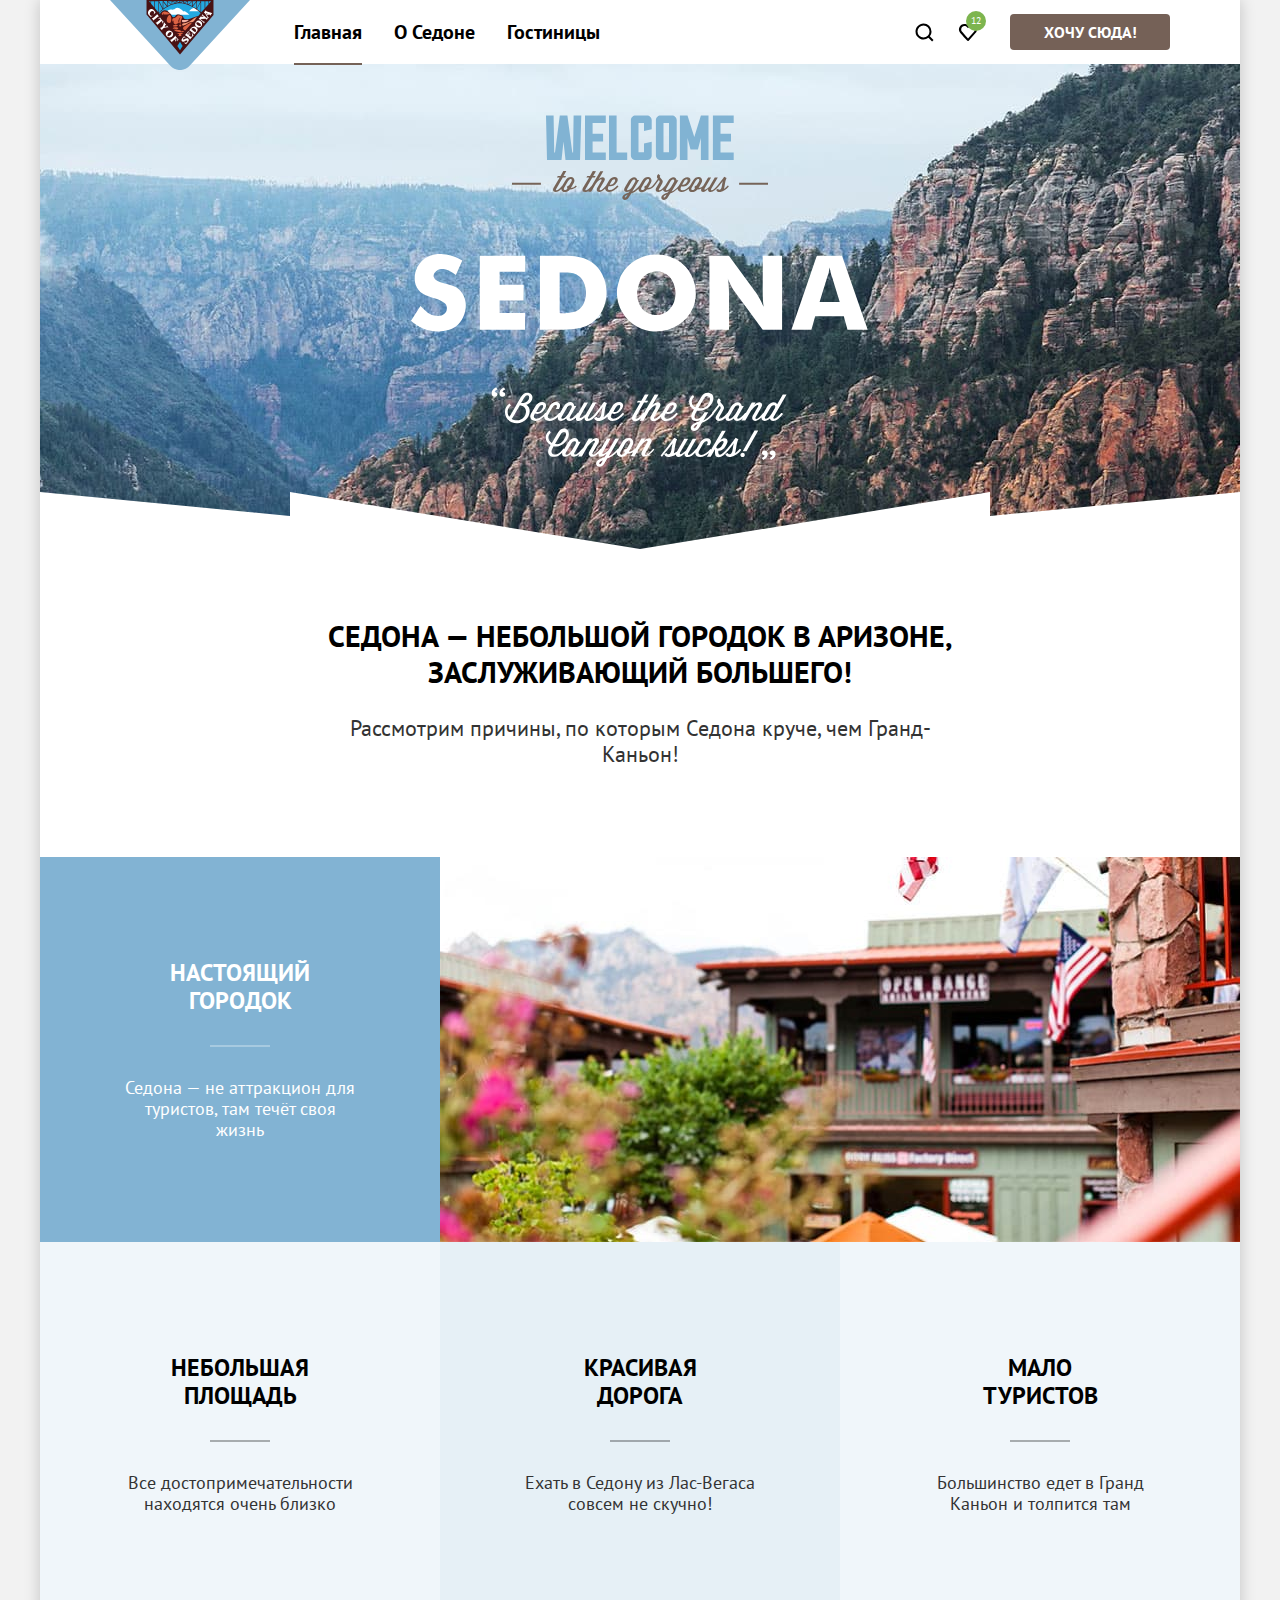
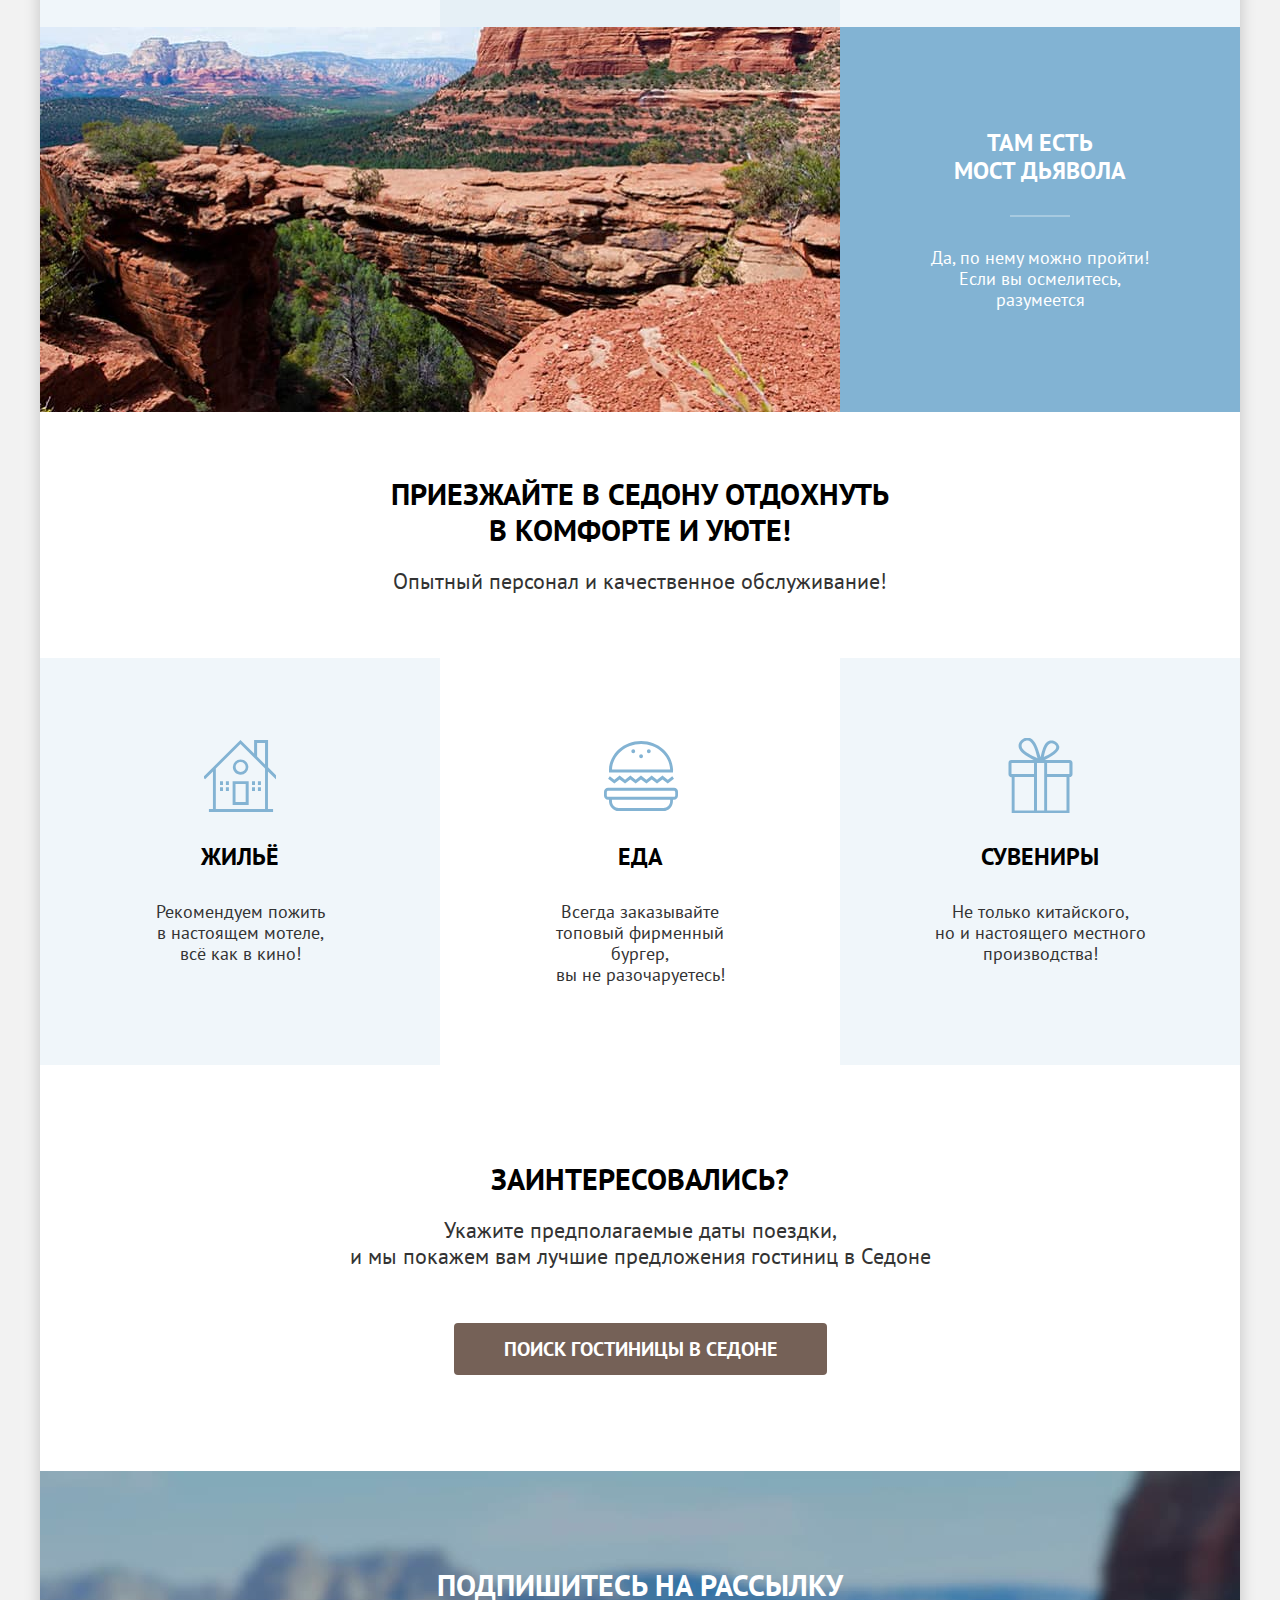
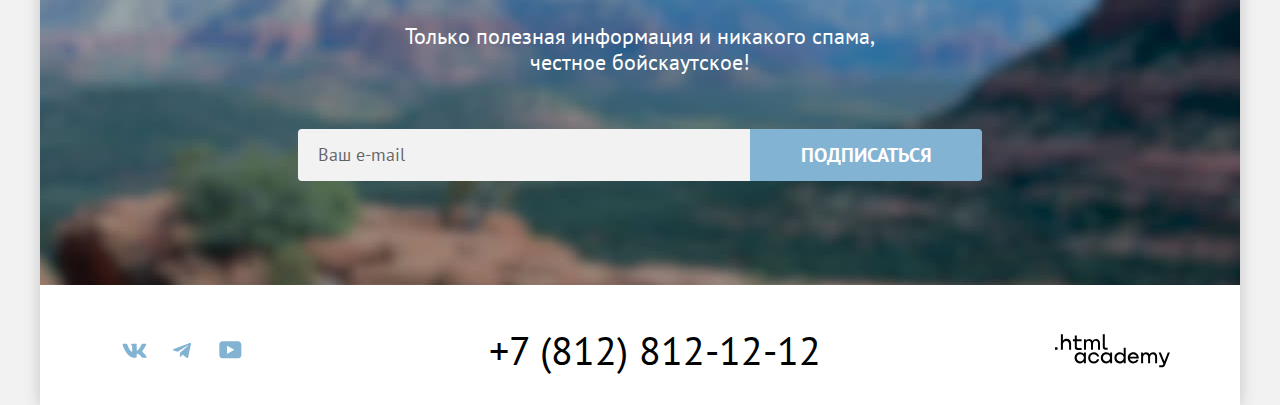
<file: index.html>
<!DOCTYPE html>
<html lang="ru">
  <head>
    <meta charset="utf-8">
    <meta name="viewport" content="width=device-width, initial-scale=1">
    <link rel="stylesheet" href="styles/styles.css">
    <link rel="icon" href="favicon.ico">
    <link rel="icon" type="image/png" href="images/favicon.png">
    <title>HTML Academy: Седона</title>
  </head>
  <body>
    <div class="page-container">
      <!--Шапка-->
      <header class="page-header">
        <!--Основная навигация по сайту-->
        <nav class="navigation">
          <a class="navigation-logo" href="index.html">
            <img class="page-header-logo" src="images/sedona-logo.svg" width="140" height="70" alt="Логотип города Седона.">
          </a>
          <!--Первая навигация основная-->
          <ul class="navigation-list navigation-main">
            <li class="navigation-item">
              <a class="navigation-link navigation-link-current" title="Текущая страница">Главная</a>
            </li>
            <li class="navigation-item">
              <a class="navigation-link" href="#">О&nbsp;седоне</a>
            </li>
            <li class="navigation-item">
              <a class="navigation-link" href="catalog.html">Гостиницы</a>
            </li>
          </ul>
          <!--Вторая навигация пользователя-->
          <ul class="navigation-list navigation-user">
            <li class="navigation-item">
              <a class="navigation-link navigation-link-search" href="#">
                <span class="visually-hidden">Поиск</span>
              </a>
            </li>
            <li class="navigation-item">
              <a class="navigation-link navigation-link-favorites" href="#">
                <span class="visually-hidden">Избранное, количество</span>
                <span class="number-favorites">12</span>
              </a>
            </li>
            <li class="navigation-item">
              <a class="navigation-link btn button-want-here" href="#">Хочу&nbsp;сюда!</a>
            </li>
          </ul>
        </nav>
      </header>
      <!--Основное содержимое страницы-->
      <main class="main-container main-index">
        <!--Hero-->
        <section class="hero">
          <!--Главный заголовок-->
          <h1 class="visually-hidden">Сайт для бронирования гостиниц "Седона"</h1>
          <!--Логотип-->
          <img class="hero-logo" src="images/welcome-logo.svg" width="458" height="352" alt="Welcome to the gorgeous Sedona. 'Because the Grand Canyon sucks!'">
          <div class="hero-divider"></div>
        </section>
        <!--Секция с преимуществами-->
        <section class="advantages">
          <h2 class="visually-hidden">Преимущества</h2>
          <div class="advantages-text-container">
            <p class="lead">Седона — небольшой городок в Аризоне, заслуживающий большего!</p>
            <p>Рассмотрим причины, по которым Седона круче, чем Гранд-Каньон!</p>
          </div>
          <ul class="advantages-list">
            <li class="advantages-item advantages-item-full">
              <div class="advantages-item-column">
                <div class="advantages-item-container">
                  <h3 class="advantages-item-heading">Настоящий городок</h3>
                  <p>Седона — не аттракцион для туристов, там течёт своя жизнь</p>
                </div>
              </div>
              <img class="advantages-item-photo" src="images/advantages-photo-1.jpg" width="800" height="385" alt="Вид на здания города Седона.">
            </li>
            <li class="advantages-item advantages-item-square">
              <div class="advantages-item-container">
                <h3 class="advantages-item-heading">Небольшая площадь</h3>
                <p>Все достопримечательности находятся очень близко</p>
              </div>
            </li>
            <li class="advantages-item advantages-item-road">
              <div class="advantages-item-container">
                <h3 class="advantages-item-heading">Красивая дорога</h3>
                <p>Ехать в Седону из Лас-Вегаса совсем не скучно!</p>
              </div>
            </li>
            <li class="advantages-item advantages-item-tourists">
              <div class="advantages-item-container">
                <h3 class="advantages-item-heading">Мало туристов</h3>
                <p>Большинство едет в Гранд Каньон и толпится там</p>
              </div>
            </li>
            <li class="advantages-item advantages-item-full">
              <div class="advantages-item-column">
                <div class="advantages-item-container">
                  <h3 class="advantages-item-heading">Там есть мост&nbsp;дьявола</h3>
                  <p>Да, по нему можно пройти! Если вы осмелитесь, разумеется</p>
                </div>
              </div>
              <img class="advantages-item-photo" src="images/advantages-photo-2.jpg" width="800" height="385" alt="Расщелина у подножия горы.">
            </li>
          </ul>
        </section>
        <!--Секция с особенностями-->
        <section class="features">
          <div class="features-text-container">
            <h2 class="features-heading">Приезжайте в Седону отдохнуть в комфорте и уюте!</h2>
            <p>Опытный персонал и качественное обслуживание!</p>
          </div>
          <ul class="features-list">
            <li class="features-item features-item-accommodation">
              <div class="features-item-container">
                <h3 class="features-item-heading">Жильё</h3>
                <p>Рекомендуем пожить в&nbsp;настоящем мотеле, всё&nbsp;как&nbsp;в кино!</p>
              </div>
            </li>
            <li class="features-item features-item-food">
              <div class="features-item-container">
                <h3 class="features-item-heading">Еда</h3>
                <p>Всегда заказывайте топовый&nbsp;фирменный бургер, вы&nbsp;не&nbsp;разочаруетесь!</p>
              </div>
            </li>
            <li class="features-item features-item-souvenir">
              <div class="features-item-container">
                <h3 class="features-item-heading">Сувениры</h3>
                <p>Не только китайского, но&nbsp;и&nbsp;настоящего местного производства!</p>
              </div>
            </li>
          </ul>
        </section>
        <!--Секция с поиском гостиницы-->
        <section class="hotel-search">
          <div class="hotel-search-container">
            <h2 class="hotel-search-heading">Заинтересовались?</h2>
            <p>Укажите предполагаемые даты поездки, и&nbsp;мы&nbsp;покажем&nbsp;вам&nbsp;лучшие предложения гостиниц в Седоне</p>
            <a class="hotel-search-link btn" href="#">Поиск гостиницы в Седоне</a>
          </div>
        </section>
        <!--Секция подписки на рассылку-->
        <section class="subscribe">
          <div class="subscribe-container">
            <h2 class="subscribe-heading">Подпишитесь на рассылку</h2>
            <p>Только полезная информация и никакого спама, честное&nbsp;бойскаутское!</p>
            <form class="subscribe-form" action="https://echo.htmlacademy.ru/" method="post">
              <label class="visually-hidden" for="subscribe-email">Email</label>
              <input class="subscribe-field" type="email" name="subscribe-email" id="subscribe-email" placeholder="Ваш e-mail" required>
              <button class="subscribe-btn btn btn-blue" type="submit">Подписаться</button>
            </form>
          </div>
        </section>
      </main>
      <!--Подвал-->
      <footer class="page-footer">
        <div class="page-footer-container">
          <!--Секция с соц. сетями-->
          <section class="footer-social">
            <h2 class="visually-hidden">Мы в соцсетях</h2>
            <ul class="footer-social-list">
              <li class="footer-social-item">
                <a class="footer-social-link" href="https://vk.com/htmlacademy" target="_blank">
                  <svg class="footer-social-icon" aria-hidden="true" focusable="false" width="25" height="15" viewBox="0 0 25 15" fill="currentColor" xmlns="http://www.w3.org/2000/svg"><path fill-rule="evenodd" clip-rule="evenodd" d="M24.12 1.8c.16-.54 0-.94-.8-.94H20.7c-.67 0-.98.34-1.15.73 0 0-1.33 3.2-3.22 5.27-.61.6-.9.8-1.23.8-.16 0-.41-.2-.41-.75v-5.1c0-.66-.19-.95-.74-.95H9.82c-.42 0-.67.3-.67.59 0 .62.95.76 1.04 2.51v3.8c0 .83-.15.98-.48.98-.9 0-3.06-3.2-4.34-6.88-.25-.72-.5-1-1.18-1H1.57c-.75 0-.9.34-.9.73 0 .68.89 4.07 4.14 8.55 2.17 3.06 5.23 4.72 8 4.72 1.68 0 1.88-.37 1.88-1v-2.32c0-.74.16-.88.7-.88.38 0 1.05.19 2.6 1.66 1.79 1.75 2.08 2.54 3.08 2.54h2.63c.75 0 1.12-.37.9-1.1-.23-.72-1.08-1.77-2.2-3.02-.62-.71-1.54-1.48-1.82-1.86-.39-.5-.28-.71 0-1.15 0 0 3.2-4.42 3.54-5.93Z"/></svg>
                  <span class="visually-hidden">Вконтакте</span>
                </a>
              </li>
              <li class="footer-social-item">
                <a class="footer-social-link" href="https://t.me/htmlacademy" target="_blank">
                  <svg class="footer-social-icon" aria-hidden="true" focusable="false" width="18" height="16" viewBox="0 0 18 16" fill="currentColor" xmlns="http://www.w3.org/2000/svg"><path d="M16.79.96.84 7.1c-1.09.44-1.08 1.05-.2 1.32l4.1 1.28 9.47-5.98c.44-.27.85-.13.52.17l-7.68 6.93-.28 4.22c.41 0 .6-.2.83-.41l1.99-1.94 4.13 3.06c.77.42 1.31.2 1.5-.71l2.72-12.8c.28-1.1-.43-1.61-1.16-1.28Z"/></svg>
                  <span class="visually-hidden">Telegram</span>
                </a>
              </li>
              <li class="footer-social-item">
                <a class="footer-social-link" href="https://www.youtube.com/user/htmlacademyru" target="_blank">
                  <svg class="footer-social-icon" aria-hidden="true" focusable="false" width="23" height="18" viewBox="0 0 23 18" fill="currentColor" xmlns="http://www.w3.org/2000/svg"><path d="M18.94.36H3.51C1.65.36.33 1.95.33 3.76v10.09c0 1.91 1.32 3.5 3.18 3.5h15.65c1.64 0 3.17-1.59 3.17-3.4V3.76c-.22-1.8-1.53-3.4-3.39-3.4ZM7.99 12.89V4.82l7.34 4.04-7.34 4.03Z"/></svg>
                  <span class="visually-hidden">Youtube</span>
                </a>
              </li>
            </ul>
          </section>
          <!--Секция с контактной информацией-->
          <section class="footer-contacts">
            <h2 class="visually-hidden">Контакты</h2>
            <address class="footer-contacts-address">
              <a class="footer-contacts-phone" href="tel:+78128121212">+7 (812) 812-12-12</a>
            </address>
          </section>
          <!--Логотип htmlacademy-->
          <a class="htmlacademy-link" href="https://htmlacademy.ru/">
            <svg class="htmlacademy-logo" aria-hidden="true" focusable="false" width="115" height="34" viewBox="0 0 115 34" fill="currentColor" xmlns="http://www.w3.org/2000/svg"><path d="M0 13.26v2.6h2.5v-2.6H0ZM11.6 4.86c-1.6 0-2.8.7-3.6 1.7h-.1V.36h-2v15.5h2v-5.3c0-2.1 1.3-3.6 3.3-3.6 1.8 0 2.9 1.4 2.9 3.2v5.7h2v-6.1c.1-3-1.8-4.9-4.5-4.9ZM26.6 5.16h-4.8v-3.7h-2v3.8h-1.9v2h1.9v6c0 1.7 1 2.7 2.7 2.7h4.1v-2h-3.7c-.7 0-1.1-.4-1.1-1.1v-5.7h4.8v-2ZM41.1 4.96c-1.6 0-2.9.8-3.5 2.1h-.1c-.6-1.2-1.8-2.1-3.4-2.1-1.4 0-2.5.8-3.1 1.8h-.1v-1.6H29v10.6h2v-5.4c0-2 1-3.5 2.6-3.5 1.5 0 2.4 1 2.4 2.6v6.3h2v-5.6c0-2.4 1.4-3.3 2.6-3.3 1.5 0 2.4 1 2.4 2.6v6.3h2v-6.5c.1-2.5-1.4-4.3-3.9-4.3ZM47.8 13.06c0 1.7 1 2.7 2.8 2.7h2v-2h-1.7c-.7 0-1.1-.4-1.1-1.1V.36h-2v12.7ZM28.9 20.06c-.9-1.1-2.2-1.8-3.9-1.8-3.1 0-5.4 2.3-5.4 5.6s2.3 5.6 5.4 5.6c1.8 0 3-.8 3.8-1.9h.1v1.6h2v-10.6h-2v1.5Zm-3.6 7.4c-2.2 0-3.6-1.6-3.6-3.6s1.4-3.6 3.6-3.6 3.6 1.6 3.6 3.6c0 1.9-1.4 3.6-3.6 3.6ZM44.2 22.36c-.5-2.4-2.6-4.1-5.4-4.1a5.4 5.4 0 0 0-5.6 5.6c0 3.1 2.2 5.6 5.6 5.6 2.8 0 4.9-1.8 5.4-4.2h-2.1a3.4 3.4 0 0 1-3.3 2.3c-2.2 0-3.6-1.6-3.6-3.6s1.4-3.6 3.6-3.6c1.6 0 2.8 1 3.3 2.2h2.1v-.2ZM55.1 20.06c-.9-1.1-2.2-1.8-3.9-1.8-3.1 0-5.4 2.3-5.4 5.6s2.3 5.6 5.4 5.6c1.8 0 3-.8 3.8-1.9h.1v1.6h2v-10.6h-2v1.5Zm-3.6 7.4c-2.2 0-3.6-1.6-3.6-3.6s1.4-3.6 3.6-3.6 3.6 1.6 3.6 3.6c0 1.9-1.5 3.6-3.6 3.6ZM68.7 20.16c-.9-1.1-2.2-1.9-3.9-1.9-3.1 0-5.4 2.3-5.4 5.6s2.2 5.6 5.4 5.6c1.7 0 3-.8 3.8-1.8h.1v1.5h2v-15.4h-2v6.4Zm-3.6 7.3c-2.2 0-3.6-1.6-3.6-3.6s1.4-3.6 3.6-3.6 3.6 1.6 3.6 3.6c-.1 2-1.5 3.6-3.6 3.6ZM78.3 18.26c-3.3 0-5.5 2.5-5.5 5.6 0 3 2.1 5.6 5.5 5.6 2.5 0 4.5-1.3 5.2-3.6h-2.1c-.5 1-1.6 1.6-3 1.6-1.9 0-3.3-1.3-3.4-2.9h8.8c.2-3.6-2-6.3-5.5-6.3Zm0 1.9c1.7 0 3 1 3.3 2.6h-6.5c.3-1.5 1.5-2.6 3.2-2.6ZM98.2 18.26c-1.6 0-2.9.8-3.6 2h-.1c-.6-1.2-1.8-2-3.4-2-1.4 0-2.5.7-3.1 1.8v-1.5h-1.9v10.6h2v-5.4c0-2 1-3.4 2.6-3.5 1.5 0 2.4 1 2.4 2.6v6.3h2v-5.6c0-2.4 1.4-3.3 2.6-3.3 1.5 0 2.4 1 2.4 2.6v6.3h2v-6.5c.1-2.6-1.4-4.4-3.9-4.4ZM109.4 27.36l-3.6-8.9h-2.2l4.8 11.6c-.3.9-.7 1.2-1.7 1.2h-2.5v2h2.5c1.8 0 2.8-.8 3.5-2.6l4.7-12.2h-2.1l-3.4 8.9Z"/></svg>
            <span class="visually-hidden">Логотип аштиэмэльакадеми</span>
          </a>
        </div>
      </footer>
    </div>
    <!-- Модальное окно -->
    <div class="modal-container  modal-container-close">
      <div class="modal modal-search">
        <button class="modal-close-button" type="button">
          <svg class="modal-close-icon" aria-hidden="true" focusable="false" width="20" height="20" viewBox="0 0 20 20" fill="currentColor" xmlns="http://www.w3.org/2000/svg"><path d="M17 4.3 15.7 3 10 8.7 4.3 3 3 4.3 8.7 10 3 15.7 4.3 17l5.7-5.7 5.7 5.7 1.3-1.3-5.7-5.7L17 4.3Z"/></svg>
          <span class="visually-hidden">Закрыть</span>
        </button>
        <section class="modal-content">
          <h2 class="modal-title">Поиск гостиницы в Седоне</h2>
          <form class="form-search" action="https://echo.htmlacademy.ru/" method="get">
            <!-- Check-in / check-out -->
            <p class="field-group">
              <label class="date-input-label" for="check-in">Дата заезда:</label>
              <span class="date-input-box">
                <input class="date-input" type="text" id="check-in" placeholder="Укажите дату" name="Дата заезда" value="27 апреля 2020" required>
                <span class="error">Мы не можем отправить вас в прошлое.</span>
              </span>
            </p>
            <p class="field-group">
              <label class="date-input-label" for="check-out">Дата выезда:</label>
              <span class="date-input-box">
                <input class="date-input" type="text" id="check-out" placeholder="Укажите дату" name="Дата выезда" value="1 сентября 2023" required>
                <span>На эти даты есть свободные номера. Пока есть.</span>
              </span>
            </p>
             <!-- Guests (adults/kids) -->
             <div class="fields-wrapper">
              <div class="field-group">
                <label class="minus-plus-label" for="adults">Взрослые:</label>
                <div class="minus-plus-box">
                  <button class="minus-plus-button" type="button">
                    <svg class="minus-icon" aria-hidden="true" focusable="false" width="20" height="20" viewBox="0 0 20 20" fill="currentColor" xmlns="http://www.w3.org/2000/svg"><path d="M3 9v2h14V9H3Z"/></svg>
                    <span class="visually-hidden">Уменьшение количества</span>
                  </button>
                  <input class="minus-plus-input" type="number" id="adults" placeholder="2" name="Количество взрослых" required>
                  <button class="minus-plus-button" type="button">
                    <svg class="plus-icon" aria-hidden="true" focusable="false" width="20" height="20" viewBox="0 0 20 20" fill="currentColor" xmlns="http://www.w3.org/2000/svg"><path d="M17 9h-6V3H9v6H3v2h6v6h2v-6h6V9Z"/></svg>
                    <span class="visually-hidden">Увеличение количества</span>
                  </button>
                </div>
              </div>
              <div class="field-group">
                <span class="tooltip-box">
                  <label class="minus-plus-label" for="kids">Дети:</label>
                  <span class="tooltip">
                    <button class="tooltip-toggle" type="button" aria-labelledby="tooltip-label-date">
                      <svg class="tooltip-icon" width="20" height="20" viewBox="0 0 20 20" fill="currentColor" xmlns="http://www.w3.org/2000/svg"><path fill-rule="evenodd" clip-rule="evenodd" d="M9 4h2v2H9V4Zm2 12H9V7h2v9Z"/></svg>
                    </button>
                    <span class="tooltip-text" role="tooltip" id="tooltip-label-date">Укажите количество детей, которые будут с вами, возраст которых от 6 до 18 лет. Дети до 6 лет размещаются бесплатно.</span>
                  </span>
                </span>
                <div class="minus-plus-box">
                  <button class="minus-plus-button" type="button">
                    <svg class="minus-icon" aria-hidden="true" focusable="false" width="20" height="20" viewBox="0 0 20 20" fill="currentColor"  xmlns="http://www.w3.org/2000/svg"><path d="M3 9v2h14V9H3Z"/></svg>
                    <span class="visually-hidden">Уменьшение количества</span>
                  </button>
                  <input class="minus-plus-input" type="number" id="kids" placeholder="2" name="Количество взрослых" required>
                  <button class="minus-plus-button" type="button">
                    <svg class="plus-icon" aria-hidden="true" focusable="false" width="20" height="20" viewBox="0 0 20 20" fill="currentColor" xmlns="http://www.w3.org/2000/svg"><path d="M17 9h-6V3H9v6H3v2h6v6h2v-6h6V9Z"/></svg>
                    <span class="visually-hidden">Увеличение количества</span>
                  </button>
                </div>
              </div>
             </div>
            <button class="btn form-search-submit" type="submit">Найти</button>
          </form>
        </section>
      </div>
    </div>
  </body>
</html>
</file>
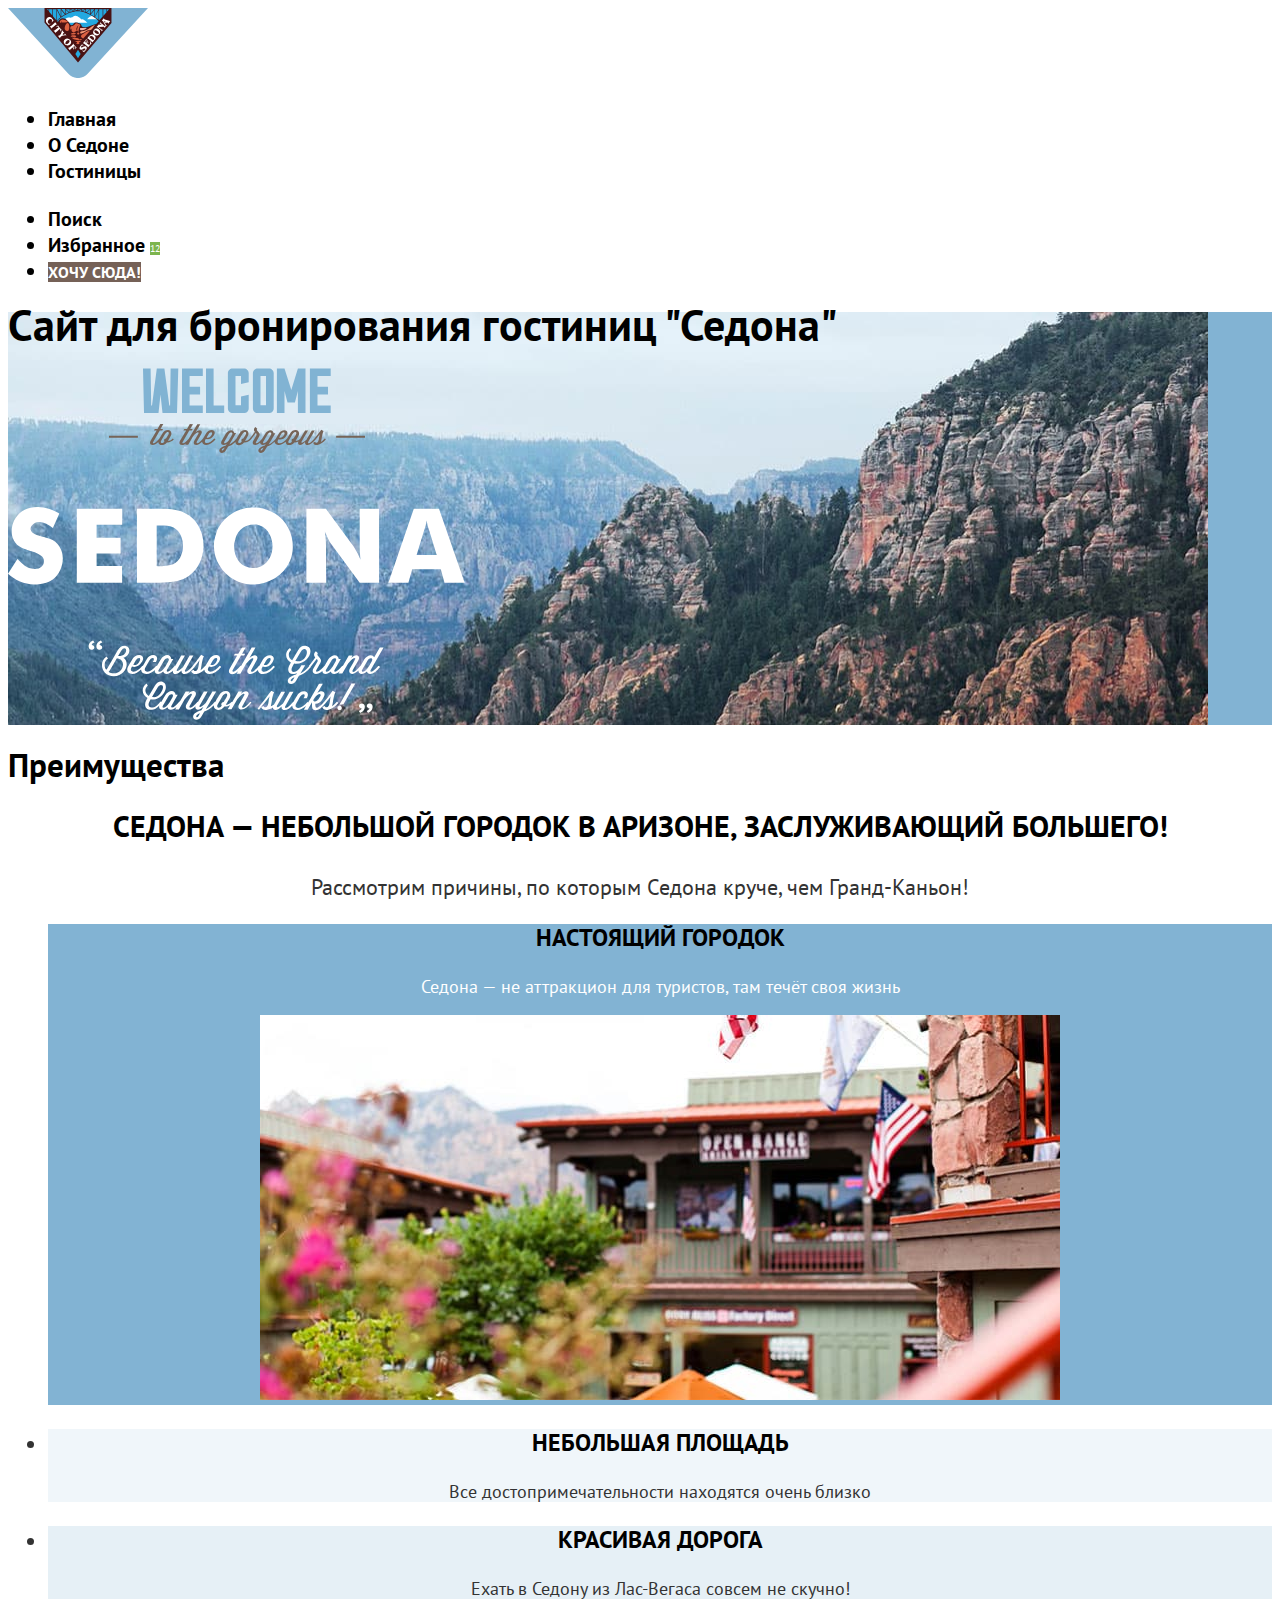
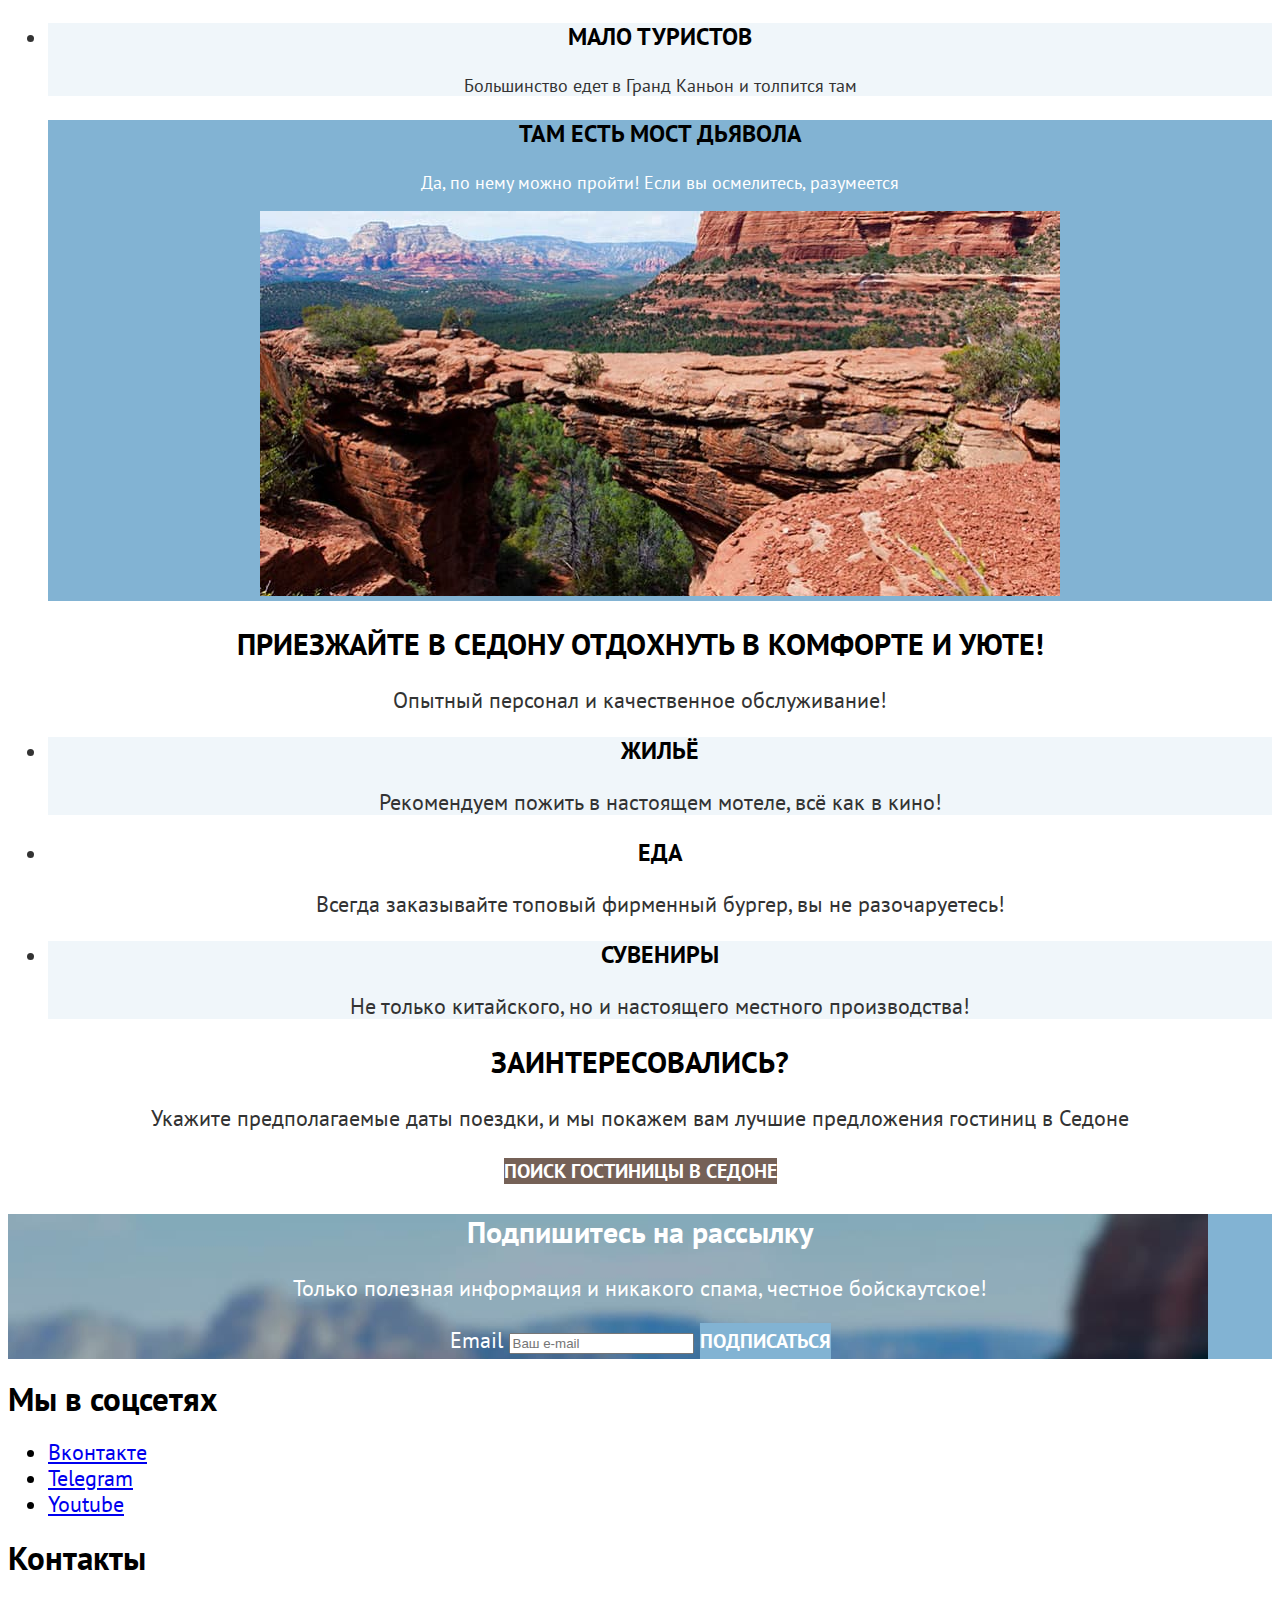
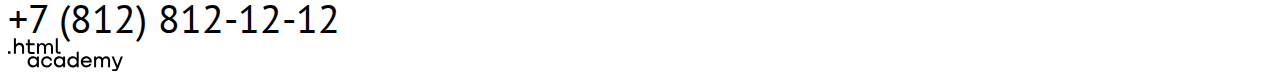
<file: 4/index.html>
<!DOCTYPE html>
<html lang="ru">
  <head>
    <meta charset="utf-8">
    <meta name="viewport" content="width=device-width, initial-scale=1">
    <link rel="stylesheet" href="styles/styles.css">
    <title>HTML Academy: Седона</title>
    <base href="https://htmlacademy-htmlcss.github.io/2389503-sedona-1/4/">
</head>
  <body>
    <!--Шапка-->
    <header class="page-header">
      <!--Основная навигация по сайту-->
      <nav class="navigation">
        <a class="navigation-logo" href="index.html">
          <img class="page-header-logo" src="images/sedona-logo.svg" width="140" height="70" alt="Логотип города Седона">
        </a>
        <ul class="navigation-list">
          <li class="navigation-item">
            <a class="navigation-link navigation-link-current" title="Текущая страница">Главная</a>
          </li>
          <li class="navigation-item">
            <a class="navigation-link" href="#">О седоне</a>
          </li>
          <li class="navigation-item">
            <a class="navigation-link" href="catalog.html">Гостиницы</a>
          </li>
        </ul>
        <!--Вторая навигация пользователя-->
        <ul class="navigation-list navigation-user">
          <li class="navigation-item">
            <a class="navigation-link" href="#">
              <span class="visually-hidden">Поиск</span>
            </a>
          </li>
          <li class="navigation-item">
            <a class="navigation-link" href="#">
              <span class="visually-hidden">Избранное</span>
            </a>
            <span class="number-favorites">12</span>
          </li>
          <li class="navigation-item">
            <a class="navigation-link btn" href="#">Хочу сюда!</a>
          </li>
        </ul>
      </nav>
    </header>
    <!--Основное содержимое страницы-->
    <main class="main-index">
      <!--Hero-->
      <section class="hero">
        <!--Главный заголовок-->
        <h1 class="visually-hidden">Сайт для бронирования гостиниц "Седона"</h1>
        <!--Логотип-->
        <img class="hero-logo" src="images/welcome-logo.svg" width="458" height="352" alt="Welcome to the gorgeous Sedona. 'Because the Grand Canyon sucks!'">
        <div class="divider"></div>
      </section>
      <!--Секция с преимуществами-->
      <section class="advantages">
        <h2 class="visually-hidden">Преимущества</h2>
        <p class="lead">Седона — небольшой городок в Аризоне, заслуживающий большего!</p>
        <p>Рассмотрим причины, по которым Седона круче, чем Гранд-Каньон!</p>
        <ul class="advantages-list">
          <li class="advantages-item">
            <h3 class="advantages-item-heading">Настоящий городок</h3>
            <p>Седона — не аттракцион для туристов, там течёт своя жизнь</p>
            <img class="advantages-item-photo" src="images/advantages-photo-1.jpg" width="800" height="385" alt="Вид на здания города Седона">
          </li>
          <li class="advantages-item advantages-item-square">
            <h3 class="advantages-item-heading">Небольшая площадь</h3>
            <p>Все достопримечательности находятся очень близко</p>
          </li>
          <li class="advantages-item advantages-item-road">
            <h3 class="advantages-item-heading">Красивая дорога</h3>
            <p>Ехать в Седону из Лас-Вегаса совсем не скучно!</p>
          </li>
          <li class="advantages-item advantages-item-tourists">
            <h3 class="advantages-item-heading">Мало туристов</h3>
            <p>Большинство едет в Гранд Каньон и толпится там</p>
          </li>
          <li class="advantages-item">
            <h3 class="advantages-item-heading">Там есть мост дьявола</h3>
            <p>Да, по нему можно пройти! Если вы осмелитесь, разумеется</p>
            <img class="advantages-item-photo" src="images/advantages-photo-2.jpg" width="800" height="385" alt="Расщелина у подножия горы">
          </li>
        </ul>
      </section>
      <!--Секция с особенностями-->
      <section class="features">
        <h2 class="features-heading">Приезжайте в Седону отдохнуть в комфорте и уюте!</h2>
        <p>Опытный персонал и качественное обслуживание!</p>
        <ul class="features-list">
          <li class="features-item">
            <h3 class="features-item-heading">Жильё</h3>
            <p>Рекомендуем пожить в настоящем мотеле, всё как в кино!</p>
          </li>
          <li class="features-item features-item-food">
            <h3 class="features-item-heading">Еда</h3>
            <p>Всегда заказывайте топовый фирменный бургер, вы не разочаруетесь!</p>
          </li>
          <li class="features-item">
            <h3 class="features-item-heading">Сувениры</h3>
            <p>Не только китайского, но и настоящего местного производства!</p>
          </li>
        </ul>
      </section>
      <!--Секция с поиском гостиницы-->
      <section class="hotel-search">
        <h2 class="hotel-search-heading">Заинтересовались?</h2>
        <p>Укажите предполагаемые даты поездки, и мы покажем вам лучшие предложения гостиниц в Седоне</p>
        <a class="hotel-search-link btn" href="#">Поиск гостиницы в Седоне</a>
      </section>
      <!--Секция подписки на рассылку-->
      <section class="subscribe">
        <h2 class="subscribe-heading">Подпишитесь на рассылку</h2>
        <p>Только полезная информация и никакого спама, честное бойскаутское!</p>
        <form class="subscribe-form" action="https://echo.htmlacademy.ru/" method="post">
          <label class="visually-hidden" for="subscribe-email">Email</label>
          <input class="subscribe-field" type="email" name="subscribe-email" id="subscribe-email" placeholder="Ваш e-mail" required>
          <button class="subscribe-button btn btn-blue" type="submit">Подписаться</button>
        </form>
      </section>
    </main>
    <!--Подвал-->
    <footer class="page-footer">
      <!--Секция с соц. сетями-->
      <section class="footer-social">
        <h2 class="visually-hidden">Мы в соцсетях</h2>
        <ul class="footer-social-list">
          <li class="footer-social-item">
            <a class="footer-social-link" href="https://vk.com/htmlacademy">
              <span class="visually-hidden">Вконтакте</span>
            </a>
          </li>
          <li class="footer-social-item">
            <a class="footer-social-link" href="https://t.me/htmlacademy">
              <span class="visually-hidden">Telegram</span>
            </a>
          </li>
          <li class="footer-social-item">
            <a class="footer-social-link" href="https://www.youtube.com/user/htmlacademyru">
              <span class="visually-hidden">Youtube</span>
            </a>
          </li>
        </ul>
      </section>
      <!--Секция с контактной информацией-->
      <section class="footer-contacts">
        <h2 class="visually-hidden">Контакты</h2>
        <address class="footer-contacts-address">
          <a class="footer-contacts-address-phone" href="tel:+78128121212">+7 (812) 812-12-12</a>
        </address>
      </section>
      <!--Логотип htmlacademy-->
      <a class="htmlacademy-link" href="https://htmlacademy.ru/">
        <img class="htmlacademy-logo" src="images/htmlacademy-logo.svg" width="115" height="33" alt="Логотип htmlacademy">
      </a>
    </footer>
  </body>
</html>
</file>
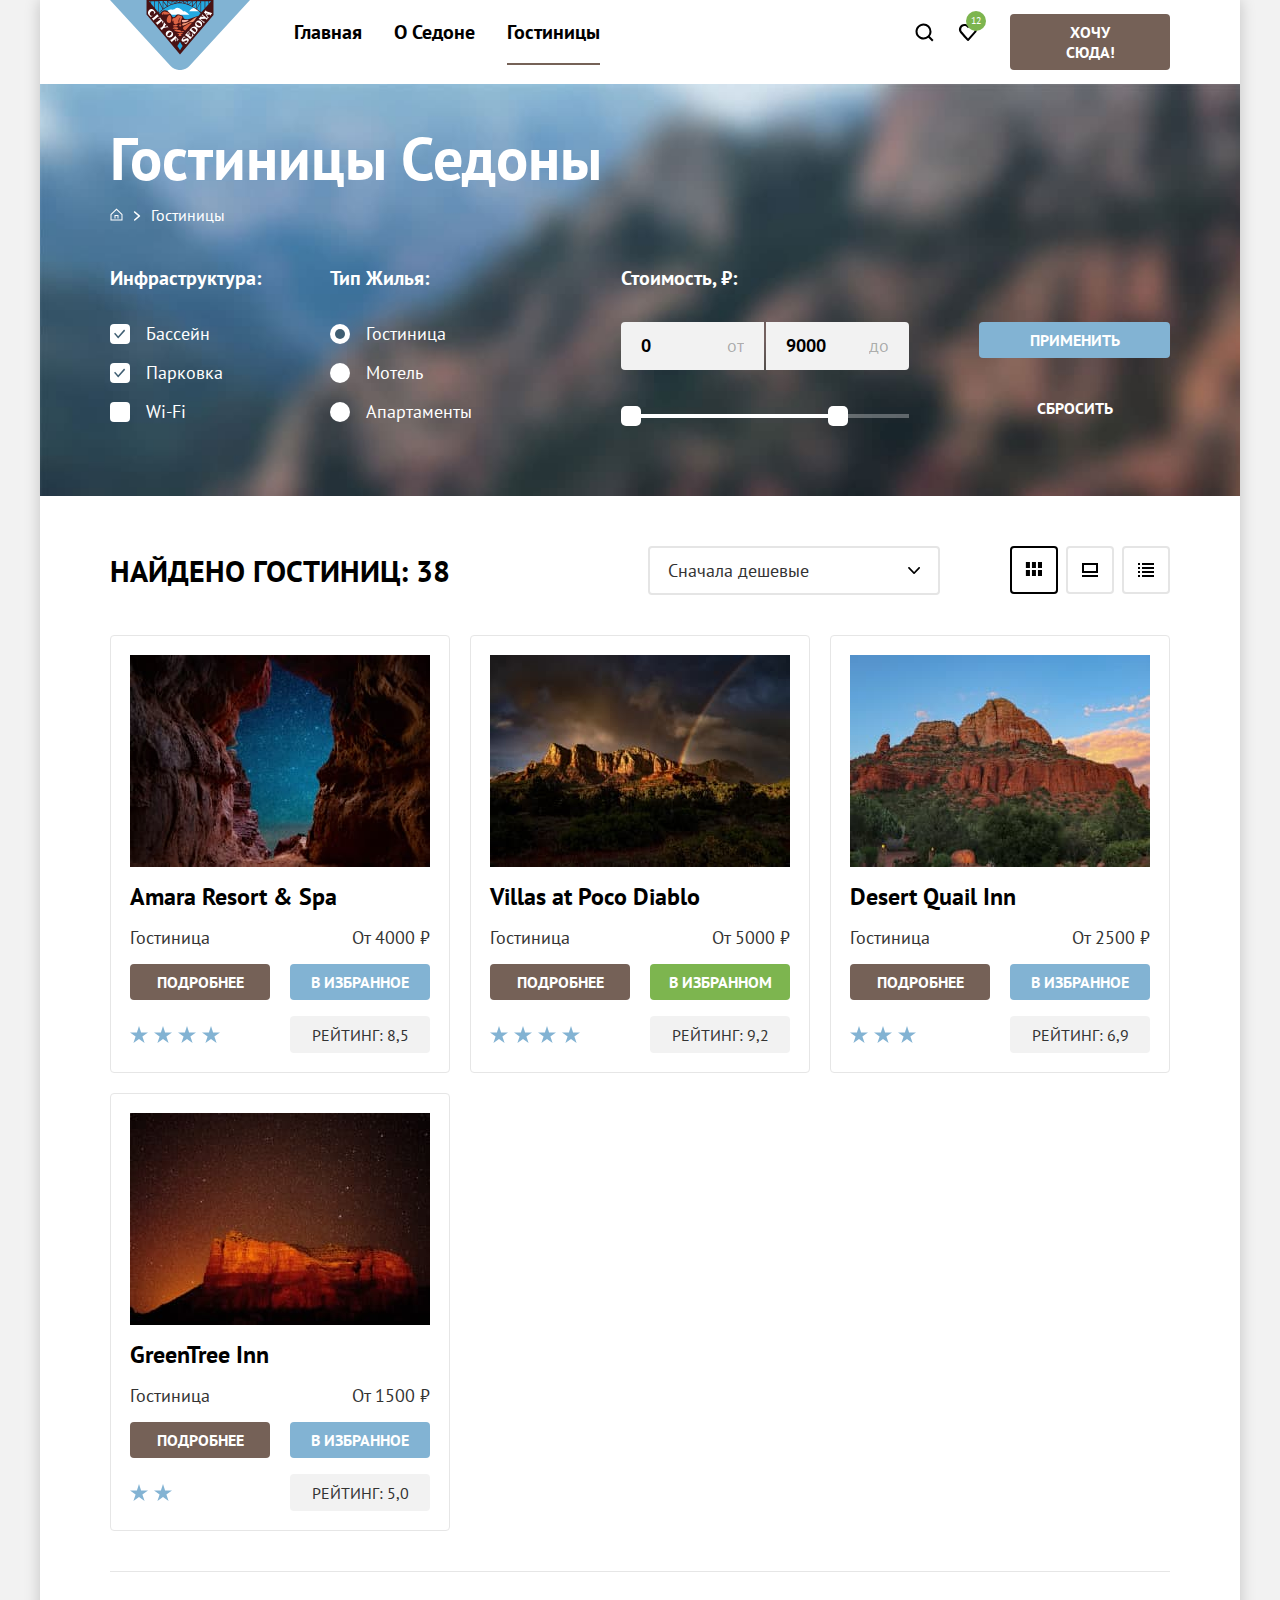
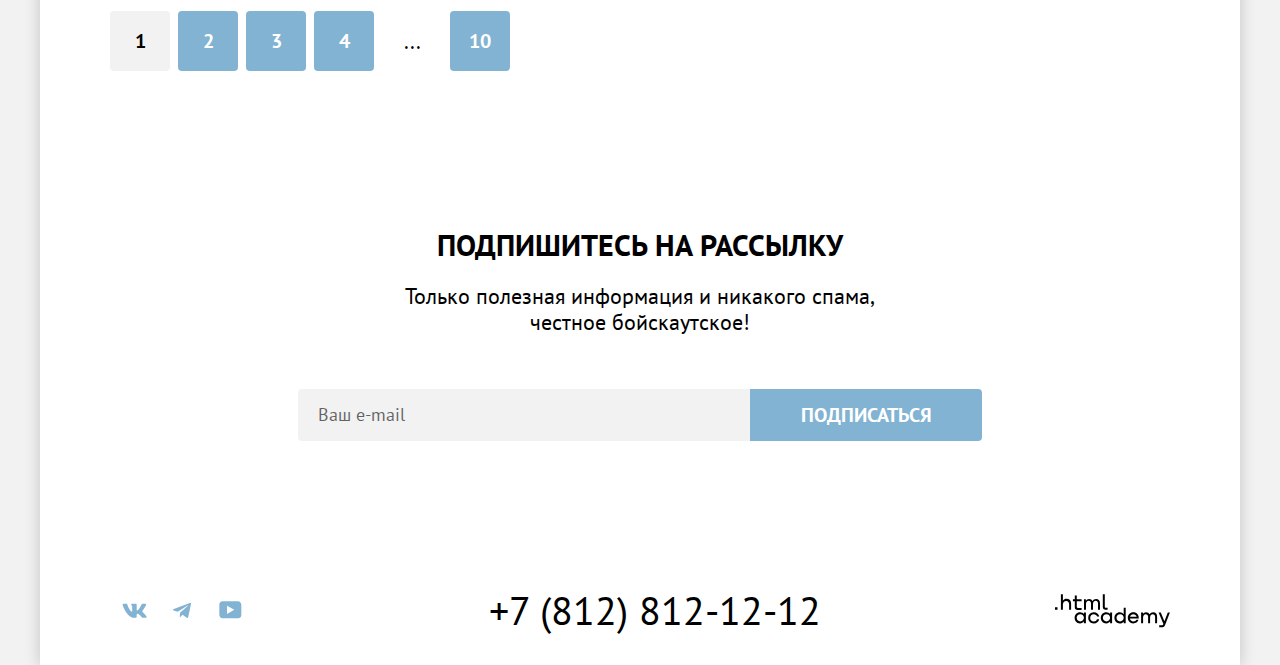
<file: catalog.html>
<!DOCTYPE html>
<html lang="ru">
  <head>
    <meta charset="utf-8">
    <meta name="viewport" content="width=device-width, initial-scale=1">
    <link rel="stylesheet" href="styles/styles.css">
    <link rel="icon" href="favicon.ico">
    <link rel="icon" type="image/png" href="images/favicon.png">
    <title>Каталог</title>
  </head>
  <body>
    <div class="page-container">
      <!--Шапка-->
      <header class="page-header">
        <!--Основная навигация по сайту-->
        <nav class="navigation">
          <a class="navigation-logo" href="index.html">
            <img class="page-header-logo" src="images/sedona-logo.svg" width="140" height="70" alt="Логотип города Седона.">
          </a>
          <ul class="navigation-list navigation-main">
            <li class="navigation-item">
              <a class="navigation-link" href="index.html">Главная</a>
            </li>
            <li class="navigation-item">
              <a class="navigation-link" href="#">О седоне</a>
            </li>
            <li class="navigation-item">
              <a class="navigation-link navigation-link-current" title="Текущая страница">Гостиницы</a>
            </li>
          </ul>
          <!--Вторая навигация пользователя-->
          <ul class="navigation-list navigation-user">
            <li class="navigation-item">
              <a class="navigation-link navigation-link-search" href="#">
                <span class="visually-hidden">Поиск</span>
              </a>
            </li>
            <li class="navigation-item">
              <a class="navigation-link navigation-link-favorites" href="#">
                <span class="visually-hidden">Избранное, количество</span>
                <span class="number-favorites">12</span>
              </a>
            </li>
            <li class="navigation-item">
              <a class="navigation-link btn button-want-here" href="#">Хочу сюда!</a>
            </li>
          </ul>
        </nav>
      </header>
      <!--Основное содержимое страницы-->
      <main class="main-container main-catalog">
        <!--Контейнер фильтр блока с общим фоновым изображением-->
        <div class="filter-container">
          <!--Шапка с заголовком первого уровня и хлебными крошками-->
          <header class="main-catalog-header">
            <!--Заголовок первого уровня-->
            <h1 class="catalog-header-title">Гостиницы Седоны</h1>
            <!--Хлебные крошки-->
            <ul class="breadcrumbs">
              <li class="breadcrumbs-item">
                <a class="breadcrumbs-link breadcrumbs-link-home" href="index.html">
                  <svg class="breadcrumbs-home-icon" aria-hidden="true" focusable="false" width="13" height="15" viewBox="0 0 13 15" fill="currentColor" xmlns="http://www.w3.org/2000/svg"><path d="m6.5.5-6 5.8v6.2h12V6.3L6.5.5Zm5 11h-10V6.7l5-4.8 5 4.8v4.8Z"/><path d="M4.5 10.5h1V8h2v2.5h1V7h-4v3.5Z"/></svg>
                  <span class="visually-hidden">Главная</span>
                </a>
              </li>
              <li class="breadcrumbs-item">
                <a class="breadcrumbs-link" title="Текущая страница">Гостиницы</a>
              </li>
            </ul>
          </header>
          <!--Секция с фильтрами-->
          <section class="filter">
            <h2 class="visually-hidden">Фильтр гостиниц</h2>
            <!--Форма-->
            <form class="form-filter" action="https://echo.htmlacademy.ru/" method="get">
              <div class="form-filter-column">
                <fieldset class="form-filter-group">
                  <legend class="form-filter-title">Инфраструктура:</legend>
                  <ul class="form-filter-list">
                    <li class="form-filter-item">
                      <label class="control">
                        <input class="visually-hidden control-input" type="checkbox" name="swimming-pool" checked>
                        <span class="control-mark"></span>
                        <span class="control-label">Бассейн</span>
                      </label>
                    </li>
                    <li class="form-filter-item">
                      <label class="control">
                        <input class="visually-hidden control-input" type="checkbox" name="parking" checked>
                        <span class="control-mark"></span>
                        <span class="control-label">Парковка</span>
                      </label>
                    </li>
                    <li class="form-filter-item">
                      <label class="control">
                        <input class="visually-hidden control-input" type="checkbox" name="wi-fi">
                        <span class="control-mark"></span>
                        <span class="control-label">Wi-Fi</span>
                      </label>
                    </li>
                  </ul>
                </fieldset>
                <fieldset class="form-filter-group">
                  <legend class="form-filter-title">Тип жилья:</legend>
                  <ul class="form-filter-list">
                    <li class="form-filter-item">
                      <label class="control">
                        <input class="visually-hidden control-input" type="radio" name="type-of-housing" value="hotel" checked>
                        <span class="control-mark"></span>
                        <span class="control-label">Гостиница</span>
                      </label>
                    </li>
                    <li class="form-filter-item">
                      <label class="control">
                        <input class="visually-hidden control-input" type="radio" name="type-of-housing" value="motel">
                        <span class="control-mark"></span>
                        <span class="control-label">Мотель</span>
                      </label>
                    </li>
                    <li class="form-filter-item">
                      <label class="control">
                        <input class="visually-hidden control-input" type="radio" name="type-of-housing" value="apartments">
                        <span class="control-mark"></span>
                        <span class="control-label">Апартаменты</span>
                      </label>
                    </li>
                  </ul>
                </fieldset>
              </div>
              <div class="form-filter-column">
                <fieldset class="form-filter-group">
                  <legend class="form-filter-title">Стоимость, &#8381;:</legend>
                  <div class="range-inputs-wrapper">
                    <label class="range-input-label">
                      <input class="range-input range-input-min" type="text" name="min-price" placeholder="0">
                      <span class="range-input-text">от</span>
                    </label>
                    <label class="range-input-label">
                      <input class="range-input range-input-max" type="text" name="max-price" placeholder="9000">
                      <span class="range-input-text">до</span>
                    </label>
                  </div>
                  <div class="range">
                    <div class="range-scale">
                      <div class="range-bar">
                        <button class="range-toggle toggle-min" type="button">
                          <span class="visually-hidden">Изменить минимальную цену</span>
                        </button>
                        <button class="range-toggle toggle-max" type="button">
                          <span class="visually-hidden">Изменить максимальную цену</span>
                        </button>
                      </div>
                    </div>
                  </div>
                </fieldset>
                <p class="filter-buttons-box">
                  <button class="btn btn-blue" type="submit">Применить</button>
                  <button class="btn btn-transparent" type="reset">Сбросить</button>
                </p>
              </div>
            </form>
          </section>
        </div>
          <!--Секция каталога-->
        <section class="catalog">
          <h2 class="visually-hidden">Каталог гостиниц</h2>
          <!--Сортировка-->
          <div class="sort-container">
            <p class="sort-container-text">Найдено гостиниц:<span class="number-found">38</span></p>
            <select class="select-control" aria-label="Сортировка">
              <option value="cheap">Сначала дешевые</option>
            </select>
            <!--Кнопки сортировки списка карточек-->
            <ul class="cards-view-list">
              <li class="cards-view-item">
                <a class="cards-view-button cards-view-button-current view-button-grid" href="#">
                  <span class="visually-hidden">Показать карточками</span>
                </a>
              </li>
              <li class="cards-view-item">
                <a class="cards-view-button view-button-single" href="#">
                  <span class="visually-hidden">Показать отдельной карточкой</span>
                </a>
              </li>
              <li class="cards-view-item">
                <a class="cards-view-button view-button-list" href="#">
                  <span class="visually-hidden">Показать списком</span>
                </a>
              </li>
            </ul>
          </div>
          <!--Список карточек-->
          <ul class="hotel-card-list">
            <li class="hotel-card-item">
              <a class="hotel-card-link" href="#">
                <img class="hotel-card-image" src="images/hotels/hotel-1.jpg" width="300" height="212" alt="Вид на звёздное небо из пещеры.">
                <h3 class="hotel-card-title">Amara Resort & Spa</h3>
              </a>
              <p class="hotel-card-desc">
                <span class="hotel-card-type">Гостиница</span>
                <span class="hotel-card-price">От 4000 &#8381;</span>
              </p>
              <p class="hotel-card-box">
                <a class="hotel-card-button btn" href="#">Подробнее</a>
                <button class="hotel-card-button btn btn-blue" type="button">В&nbsp;избранное</button>
              </p>
              <div class="hotel-card-ranking">
                <div class="hotel-card-stars hotel-card-stars-4"></div>
                <span class="hotel-card-rank">Рейтинг: 8,5</span>
              </div>
            </li>
            <li class="hotel-card-item">
              <a class="hotel-card-link" href="#">
                <img class="hotel-card-image" src="images/hotels/hotel-2.jpg" width="300" height="212" alt="Радуга над живописным каньоном и хвойными лесами.">
                <h3 class="hotel-card-title">Villas at Poco Diablo</h3>
              </a>
              <p class="hotel-card-desc">
                <span class="hotel-card-type">Гостиница</span>
                <span class="hotel-card-price">От 5000 &#8381;</span>
              </p>
              <p class="hotel-card-box">
                <a class="hotel-card-button btn" href="#">Подробнее</a>
                <button class="hotel-card-button btn btn-green" type="button">В&nbsp;избранном</button>
              </p>
              <div class="hotel-card-ranking">
                <div class="hotel-card-stars hotel-card-stars-4"></div>
                <span class="hotel-card-rank">Рейтинг: 9,2</span>
              </div>
            </li>
            <li class="hotel-card-item">
              <a class="hotel-card-link" href="#">
                <img class="hotel-card-image" src="images/hotels/hotel-3.jpg" width="300" height="212" alt="Национальный парк Гранд каньон США.">
                <h3 class="hotel-card-title">Desert Quail Inn</h3>
              </a>
              <p class="hotel-card-desc">
                <span class="hotel-card-type">Гостиница</span>
                <span class="hotel-card-price">От 2500 &#8381;</span>
              </p>
              <p class="hotel-card-box">
                <a class="hotel-card-button btn" href="#">Подробнее</a>
                <button class="hotel-card-button btn btn-blue" type="button">В&nbsp;избранное</button>
              </p>
              <div class="hotel-card-ranking">
                <div class="hotel-card-stars hotel-card-stars-3"></div>
                <span class="hotel-card-rank">Рейтинг: 6,9</span>
              </div>
            </li>
            <li class="hotel-card-item">
              <a class="hotel-card-link" href="#">
                <img class="hotel-card-image" src="images/hotels/hotel-4.jpg" width="300" height="212" alt="Ночное наблюдение за звёздным небом на фоне горы.">
                <h3 class="hotel-card-title">GreenTree Inn</h3>
              </a>
              <p class="hotel-card-desc">
                <span class="hotel-card-type">Гостиница</span>
                <span class="hotel-card-price">От 1500 &#8381;</span>
              </p>
              <p class="hotel-card-box">
                <a class="hotel-card-button btn" href="#">Подробнее</a>
                <button class="hotel-card-button btn btn-blue" type="button">В&nbsp;избранное</button>
              </p>
              <div class="hotel-card-ranking">
                <div class="hotel-card-stars hotel-card-stars-2"></div>
                <span class="hotel-card-rank">Рейтинг: 5,0</span>
              </div>
            </li>
          </ul>
          <!--Пагинация-->
          <ul class="pagination">
            <li class="pagination-item">
              <a class="pagination-link pagination-current" title="Начальная страница">1</a>
            </li>
            <li class="pagination-item">
              <a class="pagination-link" href="#" aria-label="Страница 2">2</a>
            </li>
            <li class="pagination-item">
              <a class="pagination-link" href="#" aria-label="Страница 3">3</a>
            </li>
            <li class="pagination-item">
              <a class="pagination-link" href="#" aria-label="Страница 4">4</a>
            </li>
            <li class="pagination-item pagination-item-ellipsis">
              <span>...</span>
            </li>
            <li class="pagination-item">
              <a class="pagination-link" href="#" aria-label="Страница 10">10</a>
            </li>
          </ul>
        </section>
        <!--Секция подписки на рассылку-->
        <section class="subscribe subscribe-catalog">
          <div class="subscribe-container">
            <h2 class="subscribe-heading">Подпишитесь на рассылку</h2>
            <p>Только полезная информация и никакого спама, честное&nbsp;бойскаутское!</p>
            <form class="subscribe-form" action="https://echo.htmlacademy.ru/" method="post">
              <label class="visually-hidden" for="subscribe-email-id">Email</label>
              <input class="subscribe-field" type="email" name="subscribe-email" id="subscribe-email-id" placeholder="Ваш e-mail" required>
              <button class="subscribe-btn btn btn-blue" type="submit">Подписаться</button>
            </form>
          </div>
        </section>
      </main>
      <!--Подвал сайта-->
      <footer class="page-footer">
        <div class="page-footer-container">
          <!--Секция с соц. сетями-->
          <section class="footer-social">
            <h2 class="visually-hidden">Мы в соцсетях</h2>
            <ul class="footer-social-list">
              <li class="footer-social-item">
                <a class="footer-social-link" href="https://vk.com/htmlacademy" target="_blank">
                  <svg class="footer-social-icon" aria-hidden="true" focusable="false" width="25" height="15" viewBox="0 0 25 15" fill="currentColor" xmlns="http://www.w3.org/2000/svg"><path fill-rule="evenodd" clip-rule="evenodd" d="M24.12 1.8c.16-.54 0-.94-.8-.94H20.7c-.67 0-.98.34-1.15.73 0 0-1.33 3.2-3.22 5.27-.61.6-.9.8-1.23.8-.16 0-.41-.2-.41-.75v-5.1c0-.66-.19-.95-.74-.95H9.82c-.42 0-.67.3-.67.59 0 .62.95.76 1.04 2.51v3.8c0 .83-.15.98-.48.98-.9 0-3.06-3.2-4.34-6.88-.25-.72-.5-1-1.18-1H1.57c-.75 0-.9.34-.9.73 0 .68.89 4.07 4.14 8.55 2.17 3.06 5.23 4.72 8 4.72 1.68 0 1.88-.37 1.88-1v-2.32c0-.74.16-.88.7-.88.38 0 1.05.19 2.6 1.66 1.79 1.75 2.08 2.54 3.08 2.54h2.63c.75 0 1.12-.37.9-1.1-.23-.72-1.08-1.77-2.2-3.02-.62-.71-1.54-1.48-1.82-1.86-.39-.5-.28-.71 0-1.15 0 0 3.2-4.42 3.54-5.93Z"/></svg>
                  <span class="visually-hidden">Вконтакте</span>
                </a>
              </li>
              <li class="footer-social-item">
                <a class="footer-social-link" href="https://t.me/htmlacademy" target="_blank">
                  <svg class="footer-social-icon" aria-hidden="true" focusable="false" width="18" height="16" viewBox="0 0 18 16" fill="currentColor" xmlns="http://www.w3.org/2000/svg"><path d="M16.79.96.84 7.1c-1.09.44-1.08 1.05-.2 1.32l4.1 1.28 9.47-5.98c.44-.27.85-.13.52.17l-7.68 6.93-.28 4.22c.41 0 .6-.2.83-.41l1.99-1.94 4.13 3.06c.77.42 1.31.2 1.5-.71l2.72-12.8c.28-1.1-.43-1.61-1.16-1.28Z"/></svg>
                  <span class="visually-hidden">Telegram</span>
                </a>
              </li>
              <li class="footer-social-item">
                <a class="footer-social-link" href="https://www.youtube.com/user/htmlacademyru" target="_blank">
                  <svg class="footer-social-icon" aria-hidden="true" focusable="false" width="23" height="18" viewBox="0 0 23 18" fill="currentColor" xmlns="http://www.w3.org/2000/svg"><path d="M18.94.36H3.51C1.65.36.33 1.95.33 3.76v10.09c0 1.91 1.32 3.5 3.18 3.5h15.65c1.64 0 3.17-1.59 3.17-3.4V3.76c-.22-1.8-1.53-3.4-3.39-3.4ZM7.99 12.89V4.82l7.34 4.04-7.34 4.03Z"/></svg>
                  <span class="visually-hidden">Youtube</span>
                </a>
            </ul>
          </section>
          <!--Секция с контактной информацией-->
          <section class="footer-contacts">
            <h2 class="visually-hidden">Контакты</h2>
            <address class="footer-contacts-address">
              <a class="footer-contacts-phone" href="tel:+78128121212">+7 (812) 812-12-12</a>
            </address>
          </section>
          <!--Логотип htmlacademy-->
          <a class="htmlacademy-link" href="https://htmlacademy.ru/">
            <svg class="htmlacademy-logo" aria-hidden="true" focusable="false" width="115" height="34" viewBox="0 0 115 34" fill="currentColor" xmlns="http://www.w3.org/2000/svg"><path d="M0 13.26v2.6h2.5v-2.6H0ZM11.6 4.86c-1.6 0-2.8.7-3.6 1.7h-.1V.36h-2v15.5h2v-5.3c0-2.1 1.3-3.6 3.3-3.6 1.8 0 2.9 1.4 2.9 3.2v5.7h2v-6.1c.1-3-1.8-4.9-4.5-4.9ZM26.6 5.16h-4.8v-3.7h-2v3.8h-1.9v2h1.9v6c0 1.7 1 2.7 2.7 2.7h4.1v-2h-3.7c-.7 0-1.1-.4-1.1-1.1v-5.7h4.8v-2ZM41.1 4.96c-1.6 0-2.9.8-3.5 2.1h-.1c-.6-1.2-1.8-2.1-3.4-2.1-1.4 0-2.5.8-3.1 1.8h-.1v-1.6H29v10.6h2v-5.4c0-2 1-3.5 2.6-3.5 1.5 0 2.4 1 2.4 2.6v6.3h2v-5.6c0-2.4 1.4-3.3 2.6-3.3 1.5 0 2.4 1 2.4 2.6v6.3h2v-6.5c.1-2.5-1.4-4.3-3.9-4.3ZM47.8 13.06c0 1.7 1 2.7 2.8 2.7h2v-2h-1.7c-.7 0-1.1-.4-1.1-1.1V.36h-2v12.7ZM28.9 20.06c-.9-1.1-2.2-1.8-3.9-1.8-3.1 0-5.4 2.3-5.4 5.6s2.3 5.6 5.4 5.6c1.8 0 3-.8 3.8-1.9h.1v1.6h2v-10.6h-2v1.5Zm-3.6 7.4c-2.2 0-3.6-1.6-3.6-3.6s1.4-3.6 3.6-3.6 3.6 1.6 3.6 3.6c0 1.9-1.4 3.6-3.6 3.6ZM44.2 22.36c-.5-2.4-2.6-4.1-5.4-4.1a5.4 5.4 0 0 0-5.6 5.6c0 3.1 2.2 5.6 5.6 5.6 2.8 0 4.9-1.8 5.4-4.2h-2.1a3.4 3.4 0 0 1-3.3 2.3c-2.2 0-3.6-1.6-3.6-3.6s1.4-3.6 3.6-3.6c1.6 0 2.8 1 3.3 2.2h2.1v-.2ZM55.1 20.06c-.9-1.1-2.2-1.8-3.9-1.8-3.1 0-5.4 2.3-5.4 5.6s2.3 5.6 5.4 5.6c1.8 0 3-.8 3.8-1.9h.1v1.6h2v-10.6h-2v1.5Zm-3.6 7.4c-2.2 0-3.6-1.6-3.6-3.6s1.4-3.6 3.6-3.6 3.6 1.6 3.6 3.6c0 1.9-1.5 3.6-3.6 3.6ZM68.7 20.16c-.9-1.1-2.2-1.9-3.9-1.9-3.1 0-5.4 2.3-5.4 5.6s2.2 5.6 5.4 5.6c1.7 0 3-.8 3.8-1.8h.1v1.5h2v-15.4h-2v6.4Zm-3.6 7.3c-2.2 0-3.6-1.6-3.6-3.6s1.4-3.6 3.6-3.6 3.6 1.6 3.6 3.6c-.1 2-1.5 3.6-3.6 3.6ZM78.3 18.26c-3.3 0-5.5 2.5-5.5 5.6 0 3 2.1 5.6 5.5 5.6 2.5 0 4.5-1.3 5.2-3.6h-2.1c-.5 1-1.6 1.6-3 1.6-1.9 0-3.3-1.3-3.4-2.9h8.8c.2-3.6-2-6.3-5.5-6.3Zm0 1.9c1.7 0 3 1 3.3 2.6h-6.5c.3-1.5 1.5-2.6 3.2-2.6ZM98.2 18.26c-1.6 0-2.9.8-3.6 2h-.1c-.6-1.2-1.8-2-3.4-2-1.4 0-2.5.7-3.1 1.8v-1.5h-1.9v10.6h2v-5.4c0-2 1-3.4 2.6-3.5 1.5 0 2.4 1 2.4 2.6v6.3h2v-5.6c0-2.4 1.4-3.3 2.6-3.3 1.5 0 2.4 1 2.4 2.6v6.3h2v-6.5c.1-2.6-1.4-4.4-3.9-4.4ZM109.4 27.36l-3.6-8.9h-2.2l4.8 11.6c-.3.9-.7 1.2-1.7 1.2h-2.5v2h2.5c1.8 0 2.8-.8 3.5-2.6l4.7-12.2h-2.1l-3.4 8.9Z"/></svg>
            <span class="visually-hidden">Логотип аштиэмэльакадеми</span>
          </a>
        </div>
      </footer>
    </div>
  </body>
</html>
</file>
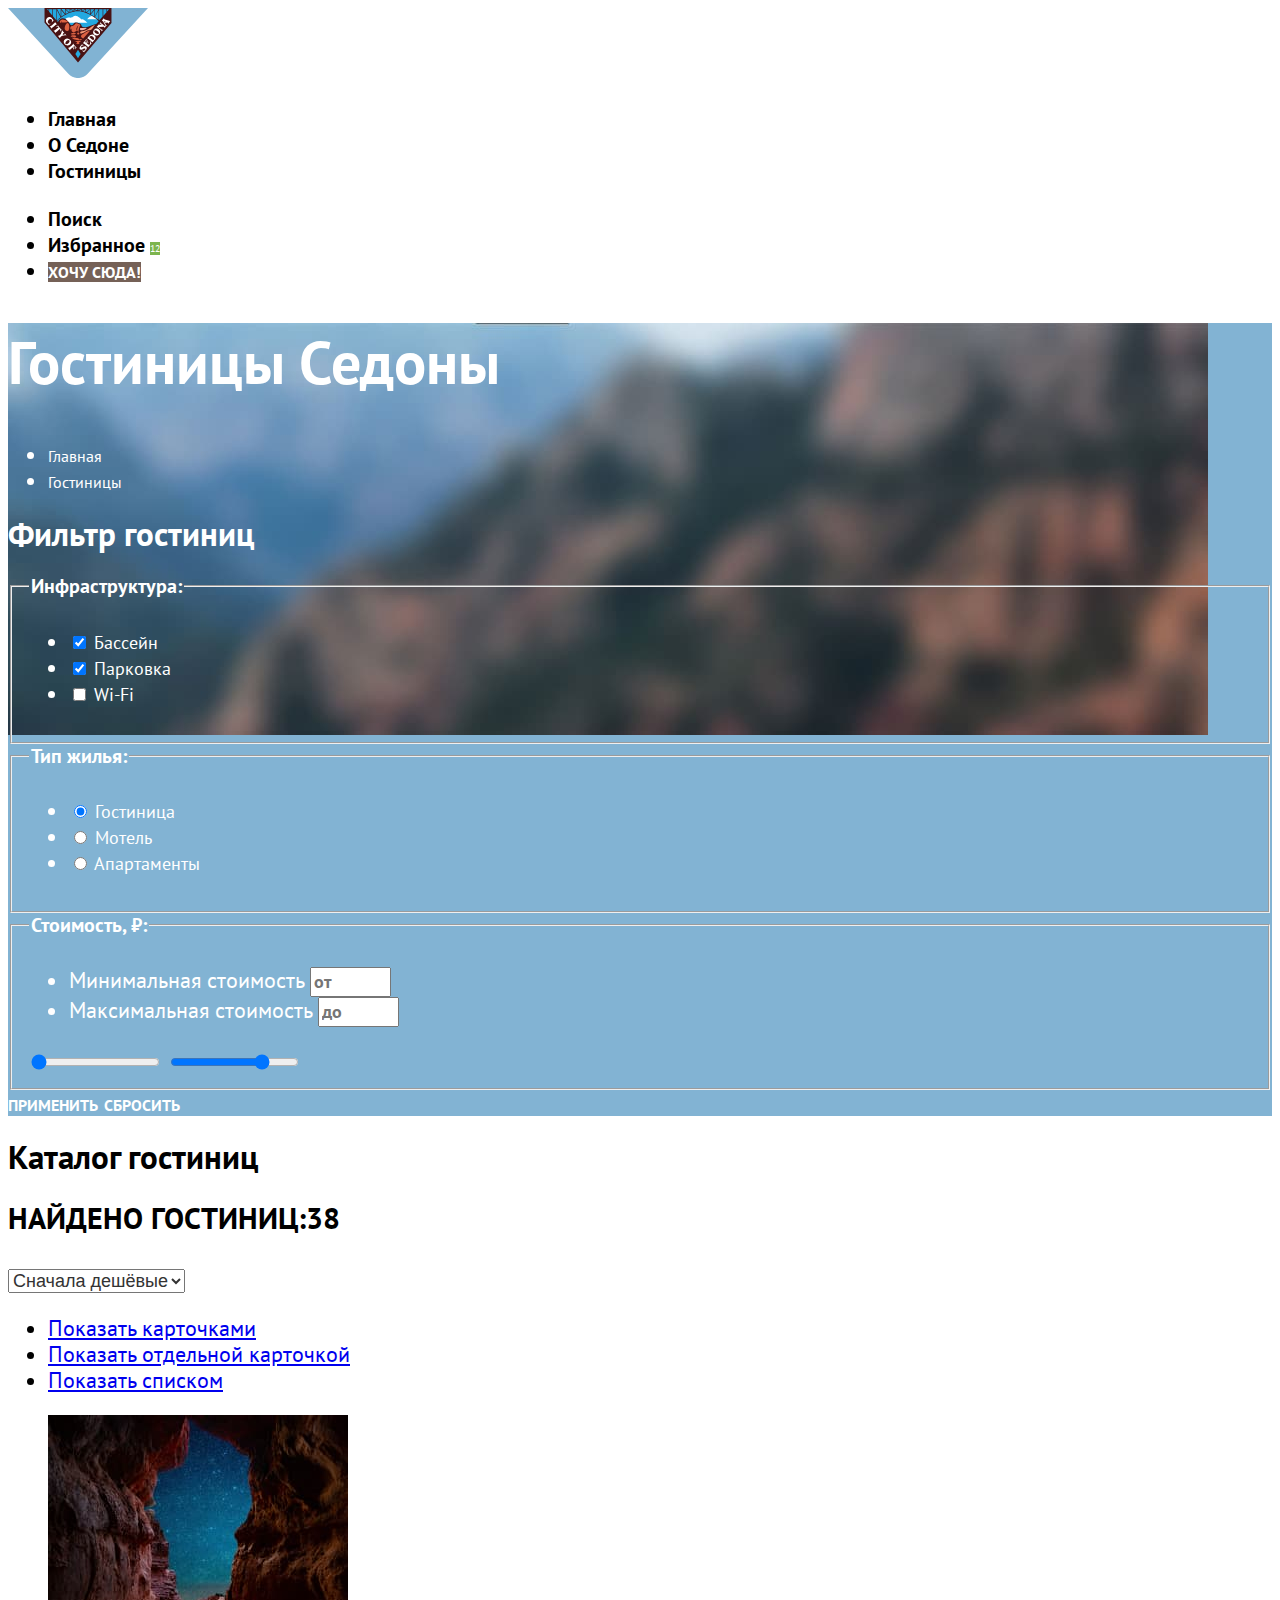
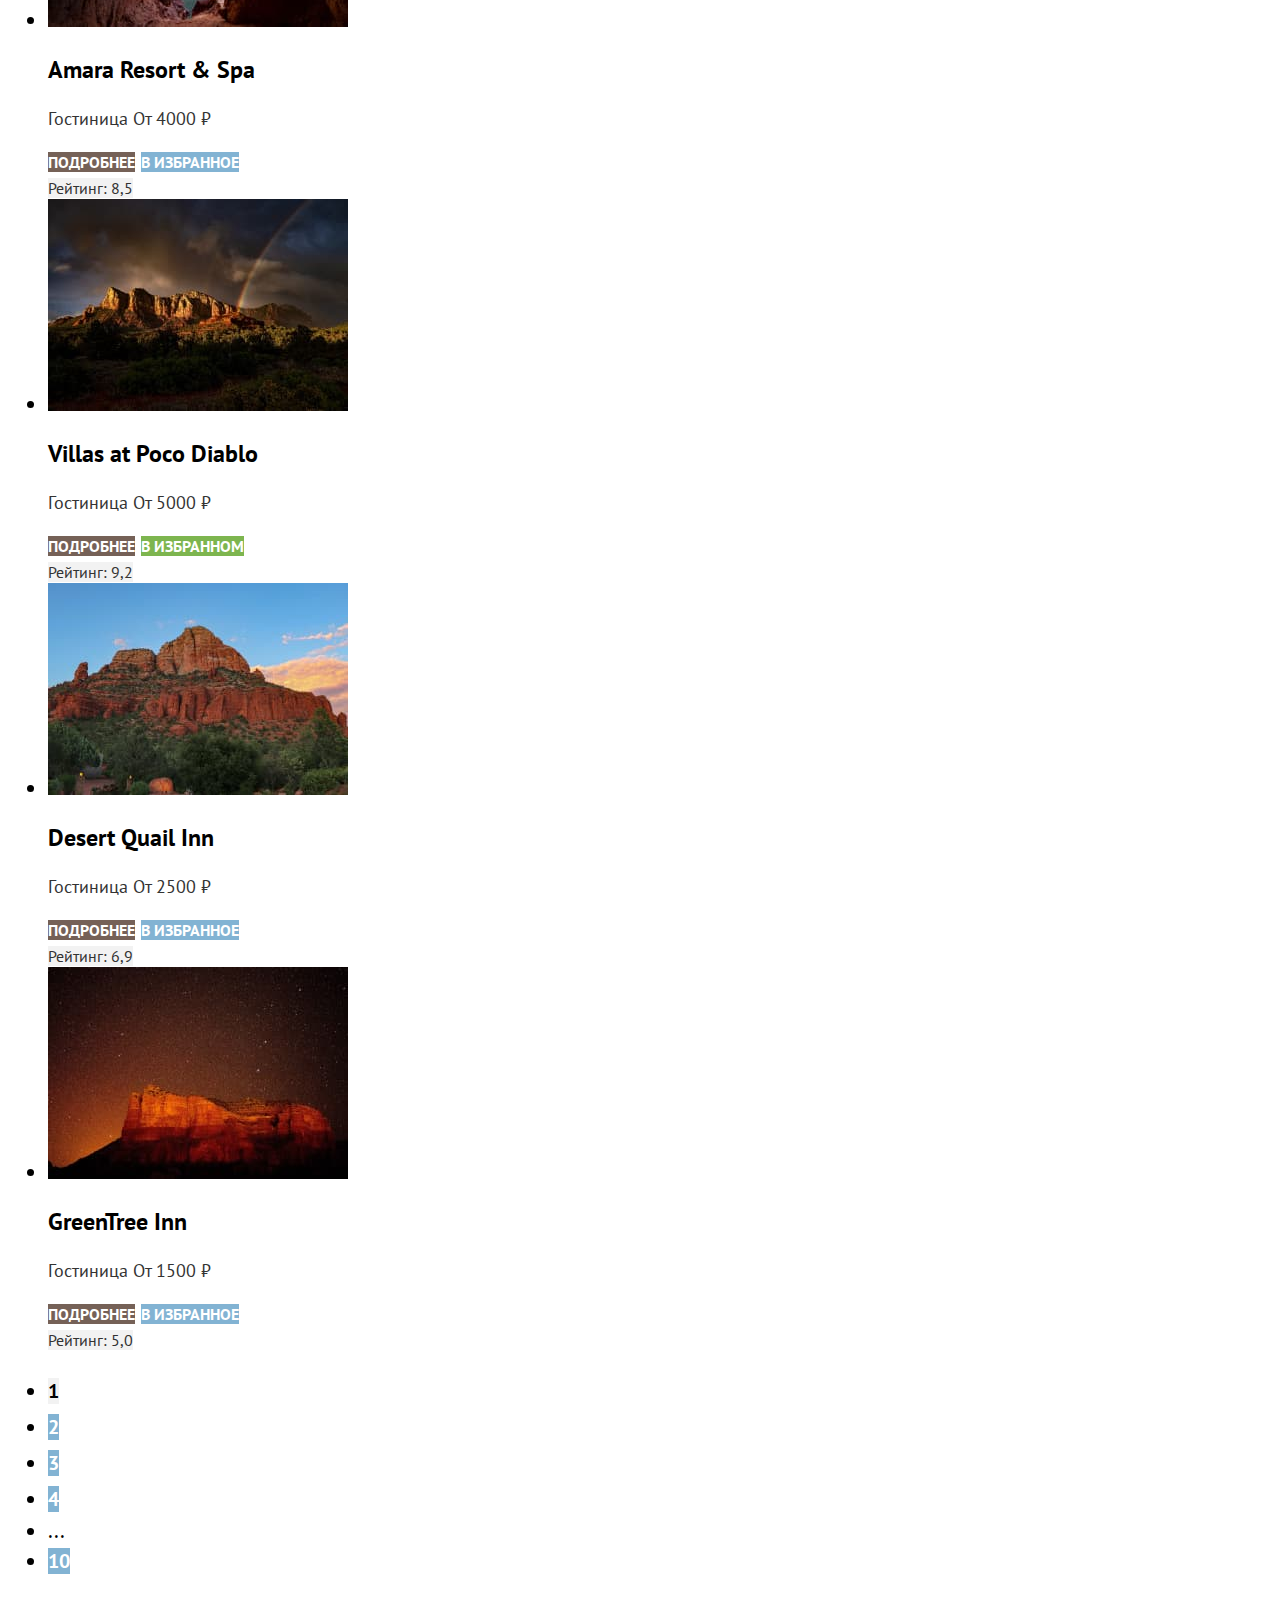
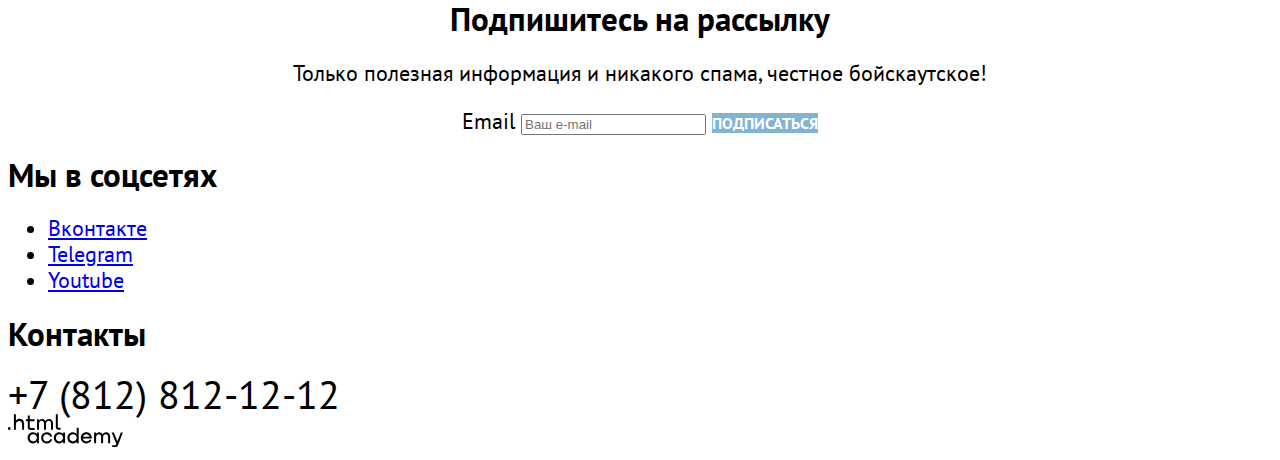
<file: 4/catalog.html>
<!DOCTYPE html>
<html lang="ru">
  <head>
    <meta charset="utf-8">
    <meta name="viewport" content="width=device-width, initial-scale=1">
    <link rel="stylesheet" href="styles/styles.css">
    <title>Каталог</title>
    <base href="https://htmlacademy-htmlcss.github.io/2389503-sedona-1/4/">
</head>
  <body>
    <!--Шапка-->
    <header class="page-header">
      <!--Основная навигация по сайту-->
      <nav class="navigation">
        <a class="navigation-logo" href="index.html">
          <img class="page-header-logo" src="images/sedona-logo.svg" width="140" height="70" alt="Логотип города Седона">
        </a>
        <ul class="navigation-list">
          <li class="navigation-item">
            <a class="navigation-link" href="index.html">Главная</a>
          </li>
          <li class="navigation-item">
            <a class="navigation-link" href="#">О седоне</a>
          </li>
          <li class="navigation-item">
            <a class="navigation-link navigation-link-current" title="Текущая страница">Гостиницы</a>
          </li>
        </ul>
        <!--Вторая навигация пользователя-->
        <ul class="navigation-list navigation-user">
          <li class="navigation-item">
            <a class="navigation-link" href="#">
              <span class="visually-hidden">Поиск</span>
            </a>
          </li>
          <li class="navigation-item">
            <a class="navigation-link" href="#">
              <span class="visually-hidden">Избранное</span>
            </a>
            <span class="number-favorites">12</span>
          </li>
          <li class="navigation-item">
            <a class="navigation-link btn" href="#">Хочу сюда!</a>
          </li>
        </ul>
      </nav>
    </header>
    <!--Основное содержимое страницы-->
    <main class="main-catalog">
      <div class="container">
        <!--Шапка с заголовком первого уровня и хлебными крошками-->
        <header class="catalog-header">
          <h1 class="catalog-header-title">Гостиницы Седоны</h1>
          <ul class="breadcrumbs">
            <li class="breadcrumbs-item">
              <a class="breadcrumbs-link" href="index.html">
                <span class="visually-hidden">Главная</span>
              </a>
            </li>
            <li class="breadcrumbs-item">
              <a class="breadcrumbs-link" title="Текущая страница">Гостиницы</a>
            </li>
          </ul>
        </header>
        <!--Секция с фильтрами-->
        <section class="filter">
          <h2 class="visually-hidden">Фильтр гостиниц</h2>
          <form class="form-filter" action="https://echo.htmlacademy.ru/" method="get">
            <fieldset class="form-filter-group">
              <legend class="form-filter-title">Инфраструктура:</legend>
              <ul class="form-filter-list">
                <li class="form-filter-item">
                  <label class="control">
                    <input class="control-input" type="checkbox" name="swimming-pool" checked>
                    Бассейн
                  </label>
                </li>
                <li class="form-filter-item">
                  <label class="control">
                    <input class="control-input" type="checkbox" name="parking" checked>
                    Парковка
                  </label>
                </li>
                <li class="form-filter-item">
                  <label class="control">
                    <input class="control-input" type="checkbox" name="wi-fi">
                    Wi-Fi
                  </label>
                </li>
              </ul>
            </fieldset>
            <fieldset class="form-filter-group">
              <legend class="form-filter-title">Тип жилья:</legend>
              <ul class="form-filter-list">
                <li class="form-filter-item">
                  <label class="control">
                    <input class="control-input" type="radio" name="type-of-housing" value="hotel" checked>
                    Гостиница
                  </label>
                </li>
                <li class="form-filter-item">
                  <label class="control">
                    <input class="control-input" type="radio" name="type-of-housing" value="motel">
                    Мотель
                  </label>
                </li>
                <li class="form-filter-item">
                  <label class="control">
                    <input class="control-input" type="radio" name="type-of-housing" value="apartments">
                    Апартаменты
                  </label>
                </li>
              </ul>
            </fieldset>
            <fieldset class="form-filter-group">
              <legend class="form-filter-title">Стоимость, &#8381;:</legend>
              <ul class="price-input-list">
                <li class="price-input-item">
                  <label class="visually-hidden" for="min-number">Минимальная стоимость</label>
                  <input class="min-input" type="number" id="min-number" placeholder="от" min="0" max="8999" step="1">
                </li>
                <li class="price-input-item">
                  <label class="visually-hidden" for="max-number">Максимальная стоимость</label>
                  <input class="max-imput" type="number" id="max-number" placeholder="до" min="1" max="9000" step="1">
                </li>
              </ul>
              <div class="slider-wrapper">
                <div class="price-slider"></div>
              </div>
              <div class="range-input">
                <input class="min-range" type="range" min="0" max="12000" value="0" step="1">
                <input class="max-range" type="range" min="0" max="12000" value="9000" step="1">
              </div>
            </fieldset>
            <button class="btn btn-blue" type="submit">Применить</button>
            <button class="btn btn-transparent" type="reset">Сбросить</button>
          </form>
        </section>
      </div>
      <!--Секция каталога-->
      <section class="catalog">
        <h2 class="visually-hidden">Каталог гостиниц</h2>
        <!--Сортировка-->
        <p class="found">Найдено гостиниц:<span class="result">38</span></p>
        <select class="select-control" aria-label="Сортировка">
          <option value="cheap">Сначала дешёвые</option>
        </select>
        <ul class="cards-view-list">
          <li class="cards-view-item">
            <a class="cards-view-button cards-view-button-dark" href="#">
              <span class="visually-hidden">Показать карточками</span>
            </a>
          </li>
          <li class="cards-view-item">
            <a class="cards-view-button" href="#">
              <span class="visually-hidden">Показать отдельной карточкой</span>
            </a>
          </li>
          <li class="cards-view-item">
            <a class="cards-view-button" href="#">
              <span class="visually-hidden">Показать списком</span>
            </a>
          </li>
        </ul>
        <!--Список карточек-->
        <ul class="hotel-card-list">
          <li class="hotel-card-item">
            <a class="hotel-card-link" href="#">
              <img class="hotel-card-image" src="images/hotels/hotel-1.jpg" width="300" height="212" alt="Вид на звёздное небо из пещеры">
              <h3 class="hotel-card-title">Amara Resort & Spa</h3>
            </a>
            <p class="hotel-card-price">
              <span class="hotel-card-price-name">Гостиница</span>
              <span class="hotel-card-price-value">От 4000 ₽</span>
            </p>
            <a class="btn" href="#">Подробнее</a>
            <button class="btn btn-blue" type="button">В избранное</button>
            <div class="hotel-card-stars"></div>
            <span class="hotel-card-rank">Рейтинг: 8,5</span>
          </li>
          <li class="hotel-card-item">
            <a class="hotel-card-link" href="#">
              <img class="hotel-card-image" src="images/hotels/hotel-2.jpg" width="300" height="212" alt="Радуга над живописным каньоном и хвойными лесами">
              <h3 class="hotel-card-title">Villas at Poco Diablo</h3>
            </a>
            <p class="hotel-card-price">
              <span class="hotel-card-price-name">Гостиница</span>
              <span class="hotel-card-price-value">От 5000 ₽</span>
            </p>
            <a class="btn" href="#">Подробнее</a>
            <button class="btn btn-green" type="button">В избранном</button>
            <div class="hotel-card-stars"></div>
            <span class="hotel-card-rank">Рейтинг: 9,2</span>
          </li>
          <li class="hotel-card-item">
            <a class="hotel-card-link" href="#">
              <img class="hotel-card-image" src="images/hotels/hotel-3.jpg" width="300" height="212" alt="Национальный парк Гранд каньон США">
              <h3 class="hotel-card-title">Desert Quail Inn</h3>
            </a>
            <p class="hotel-card-price">
              <span class="hotel-card-price-name">Гостиница</span>
              <span class="hotel-card-price-value">От 2500 ₽</span>
            </p>
            <a class="btn" href="#">Подробнее</a>
            <button class="btn btn-blue" type="button">В избранное</button>
            <div class="hotel-card-stars"></div>
            <span class="hotel-card-rank">Рейтинг: 6,9</span>
          </li>
          <li class="hotel-card-item">
            <a class="hotel-card-link" href="#">
              <img class="hotel-card-image" src="images/hotels/hotel-4.jpg" width="300" height="212" alt="Ночное наблюдение за звёздным небом на фоне горы">
              <h3 class="hotel-card-title">GreenTree Inn</h3>
            </a>
            <p class="hotel-card-price">
              <span class="hotel-card-price-name">Гостиница</span>
              <span class="hotel-card-price-value">От 1500 ₽</span>
            </p>
            <a class="btn" href="#">Подробнее</a>
            <button class="btn btn-blue" type="button">В избранное</button>
            <div class="hotel-card-stars"></div>
            <span class="hotel-card-rank">Рейтинг: 5,0</span>
          </li>
        </ul>
        <!--Пагинация-->
        <ul class="pagination">
          <li class="pagination-item">
            <a class="pagination-link pagination-current" title="Начальная страница">1</a>
          </li>
          <li class="pagination-item">
            <a class="pagination-link" href="#" aria-label="Страница 2">2</a>
          </li>
          <li class="pagination-item">
            <a class="pagination-link" href="#" aria-label="Страница 3">3</a>
          </li>
          <li class="pagination-item">
            <a class="pagination-link" href="#" aria-label="Страница 4">4</a>
          </li>
          <li class="pagination-item">
            <span>...</span>
          </li>
          <li class="pagination-item">
            <a class="pagination-link" href="#" aria-label="Страница 10">10</a>
          </li>
        </ul>
      </section>
      <!--Секция подписки на рассылку-->
      <section class="subscribe-catalog">
        <h2 class="subscribe-title">Подпишитесь на рассылку</h2>
        <p class="subscribe-text">Только полезная информация и никакого спама, честное бойскаутское!</p>
        <form class="subscribe-form" action="https://echo.htmlacademy.ru/" method="post">
          <label class="visually-hidden" for="subscribe-email">Email</label>
          <input class="subscribe-field" type="email" id="subscribe-email" name="subscribe-email" placeholder="Ваш e-mail">
          <button class="btn btn-blue" type="submit">Подписаться</button>
        </form>
      </section>
    </main>
    <!--Подвал сайта-->
    <footer class="page-footer">
      <!--Секция с соц. сетями-->
      <section class="footer-social">
        <h2 class="visually-hidden">Мы в соцсетях</h2>
        <ul class="footer-social-list">
          <li class="footer-social-item">
            <a class="button" href="https://vk.com/htmlacademy">
              <span class="visually-hidden">Вконтакте</span>
            </a>
          </li>
          <li class="footer-social-item">
            <a class="button" href="https://t.me/htmlacademy">
              <span class="visually-hidden">Telegram</span>
            </a>
          </li>
          <li class="footer-social-item">
            <a class="button" href="https://www.youtube.com/user/htmlacademyru">
              <span class="visually-hidden">Youtube</span>
            </a>
          </li>
        </ul>
      </section>
      <!--Секция с контактной информацией-->
      <section class="footer-contacts">
        <h2 class="visually-hidden">Контакты</h2>
        <address class="footer-contacts-address">
          <a class="footer-contacts-address-phone" href="tel:+78128121212">+7 (812) 812-12-12</a>
        </address>
      </section>
      <!--Логотип htmlacademy-->
      <a class="htmlacademy-link" href="https://htmlacademy.ru/">
        <img class="htmlacademy-logo" src="images/htmlacademy-logo.svg" width="115" height="33" alt="Логотип htmlacademy">
      </a>
    </footer>
  </body>
</html>
</file>
<file: styles/styles.css>
@font-face {
  font-family: "PT Sans";
  font-weight: 400;
  font-style: normal;
  src: url("../fonts/ptsans-400.woff2") format("woff2");
  font-display: swap;
}

@font-face {
  font-family: "PT Sans";
  font-weight: 700;
  font-style: normal;
  src: url("../fonts/ptsans-700.woff2") format("woff2");
  font-display: swap;
}

*,
*::before,
*::after {
  box-sizing: border-box;
}

html {
  height: 100%;
}

body {
  min-width: 1280px;
  height: inherit;
  margin: 0;
  font-family: "PT Sans", Arial, sans-serif;
  font-size: 22px;
  line-height: 26px;
  color: #000000;
  background-color: #f2f2f2;
}

img {
  max-width: 100%;
  object-fit: contain;
}

/*Стакан*/
.page-container {
  width: 1200px;
  min-height: 100%;
  margin: 0 auto;
  display: flex;
  flex-direction: column;
  background-color: #ffffff;
  box-shadow: 0 0 15px 0 rgba(0, 0, 0, 0.2);
}

.visually-hidden {
  position: absolute;
  width: 1px;
  height: 1px;
  -webkit-clip-path: inset(50%);
          clip-path: inset(50%);
  overflow: hidden;
  white-space: nowrap;
}

/*Кнопки*/
.btn {
  display: inline-block;
  font-family: inherit;
  font-size: 16px;
  line-height: 20px;
  font-weight: 700;
  color: #ffffff;
  background-color: #756157;
  text-transform: uppercase;
  text-align: center;
  text-decoration: none;
  border: none;
  cursor: pointer;
}

.btn:hover {
  background-color: #615048;
}

.btn:focus {
  background-color: #615048;
}

.btn:active {
  color: rgba(255, 255, 255, 0.3);
}

.btn:disabled {
  background-color: #e5e5e5;
}

.btn:disabled:hover {
  background-color: #e5e5e5;
  outline: none;
  cursor: not-allowed;
}

.btn-blue {
  color: #ffffff;
  background-color: #82b3d3;
}

.btn-blue:hover {
  background-color: #68a2ca;
}

.btn-blue:focus {
  background-color: #68a2ca;
}

.btn-green {
  color: #ffffff;
  background-color: #7db54f;
}

.btn-green:hover {
  background-color: #6c9e42;
}

.btn-green:focus {
  background-color: #6c9e42;
}

.btn-transparent {
  color: #ffffff;
  background-color: transparent;
}

.btn-transparent:hover {
  color: rgba(255, 255, 255, 0.6);
  background-color: inherit;
}

.btn-transparent:focus {
  background-color: inherit;
  outline: 3px solid #83b3d3;
  border-radius: 4px;
}

.btn-transparent:active {
  color: rgba(255, 255, 255, 0.3);
  background-color: inherit;
}

.btn-transparent:disabled {
  color: rgba(255, 255, 255, 0.1);
  background-color: transparent;
}

.btn-transparent:disabled:hover {
  color: rgba(255, 255, 255, 0.1);
  background-color: transparent;
  outline: none;
  cursor: not-allowed;
}

/*Шапка*/
.page-header {
  background-color: #ffffff;
  color:#000000;
  z-index: 10;
}

/*Логотип CityOfSedona(города Седона)*/
.page-header-logo {
  display: block;
}

/*Основная навигация*/
.navigation {
  display: flex;
  width: 1060px;
  margin: 0 auto;
  position: relative;
}

.navigation-logo {
  width: 140px;
  margin-right: 30px;
  position: absolute;
  top: 0;
  left: 0;
}

.navigation-list {
  margin: 0;
  margin-right: auto;
  padding: 0;
  list-style-type: none;
  display: flex;
  flex-wrap: wrap;
}

.navigation-main {
  width: 460px;
  margin-left: 168px;
}

.navigation-main .navigation-link {
  display: block;
  position: relative;
  max-width: 130px;
  padding: 20px 16px;
  border-radius: 4px;
  font-size: 20px;
  line-height: 24px;
  font-weight: 700;
  color: inherit;
  background-color: inherit;
  text-decoration: none;
  text-transform: capitalize;
  text-align: center;
}

.navigation-main .navigation-link-current::before {
  content: "";
  position: absolute;
  right: 16px;
  bottom: -1px;
  left: 16px;
  height: 2px;
  background-color: #756257;
}

.navigation-main .navigation-link:hover {
  color: #756157;
}

.navigation-main .navigation-link:focus {
  outline: 2px solid #756257;
}

.navigation-main .navigation-link:active {
  color: rgba(117, 97, 87, 0.3);
}

/*Навигация пользователя*/
.navigation-user {
  width: 360px;
  margin-right: 0;
}

.navigation-user .navigation-item {
  min-width: 44px;
  min-height: 64px;
}

.navigation-user .navigation-item:first-of-type {
  margin-left: auto;
}

.navigation-link-search {
  background-image: url("../images/search.svg");
  background-repeat: no-repeat;
  background-position: center;
  background-size: 20px 20px;
}

.navigation-link-favorites {
  background-image: url("../images/heart.svg");
  background-repeat: no-repeat;
  background-position: center;
  background-size: 20px 20px;
  position: relative;
}

.navigation-link-search:hover,
.navigation-link-favorites:hover {
  box-shadow: inset 0 0 0 2px #756157;
}

.navigation-link-search:focus,
.navigation-link-favorites:focus {
  outline: 2px solid #756157;
}

.navigation-link-search:active,
.navigation-link-favorites:active {
  box-shadow: inset 0 0 0 2px rgba(117, 97, 87, 0.3);
  outline: none;
}

.navigation-user .navigation-link {
  display: block;
  padding: 32px 22px;
  border-radius: 4px;
}

.navigation-user .button-want-here {
  max-width: 160px;
  padding: 8px 34px;
  margin: 14px 0 14px 20px;
}

.number-favorites {
  width: 20px;
  height: 20px;
  display: flex;
  justify-content: center;
  align-items: center;
  position: absolute;
  top: 11px;
  right: 4px;
  border-radius: 50%;
  font-size: 10px;
  line-height: 10px;
  font-weight: 400;
  color: #ffffff;
  background-color: #7db54f;
  white-space: nowrap;
  overflow: hidden;
}

/*Основное содержимое страницы*/
.main-container {
  flex-grow: 1;
}

/*Hero*/
.hero {
  position: relative;
  padding-top: 51px;
  padding-bottom: 82px;
  color:#000000;
  background-color: #82b3d3;
  background-image: url("../images/hero-background.jpg");
  background-repeat: no-repeat;
  background-size: 1200px 485px;
}

/*Логотип*/
.hero-logo {
  display: block;
  margin: 0 auto;
}

.hero-divider {
  width: 100%;
  min-height: 57px;
  position: absolute;
  bottom: 0;
  background-image: url("../images/white-insertion.svg");
  background-repeat: no-repeat;
  background-size: 1200px 57px;
}

/* Секция с преимуществами */
.advantages {
  padding-top: 69px;
  background-color: #ffffff;
}

.advantages-text-container {
  max-width: 655px;
  margin: 0 auto;
  margin-bottom: 21px;
  padding-bottom: 69px;
}

.advantages-text-container  .lead {
  margin: 0;
  margin-bottom: 25px;
  font-size: 30px;
  line-height: 36px;
  font-weight: 700;
  text-align: center;
  text-transform: uppercase;
  color: #000000;
}

.advantages-text-container p {
  margin-top: 0;
  margin-bottom: 0;
  color: #333333;
  text-align: center;
}

.advantages-list {
  margin: 0;
  padding: 0;
  display: flex;
  flex-wrap: wrap;
  list-style-type: none;
}

.advantages-item {
  width: 400px;
  min-height: 385px;
  display: flex;
  justify-content: center;
  text-align: center;
  color: #ffffff;
  background-color: #82b3d3;
}

.advantages-item.advantages-item-full {
  flex-basis: 100%;
}

.advantages-item.advantages-item-full .advantages-item-heading{
  color: #ffffff;
}

.advantages-item-full:last-child .advantages-item-column {
  order: 1;
}

.advantages-item-square,
.advantages-item-tourists {
  background-color: rgba(131, 179, 211, 0.12);
  color: #333333;
}

.advantages-item-road {
  background-color: rgba(131, 179, 211, 0.2);
  color: #333333;
}

.advantages-item-column {
  display: flex;
  justify-content: center;
  align-items: center;
  flex-grow: 1;
}

.advantages-item-full .advantages-item-container {
  padding-top: 102px;
  padding-bottom: 102px;
}

.advantages-item-container {
  max-width: 235px;
  padding-top: 112px;
  padding-bottom: 112px;
}

.advantages-item-heading {
  position: relative;
  max-width: 175px;
  margin: 0 auto;
  margin-bottom: 62px;
  font-size: 24px;
  line-height: 28px;
  font-weight: 700;
  text-transform: uppercase;
  color:#000000;
}

.advantages-item-heading::after {
  content: "";
  position: absolute;
  left: 50%;
  top: 86px;
  width: 60px;
  height: 0;
  margin-left: -30px;
  border-bottom: 2px solid #ffffff4d;
}

.advantages-item-square .advantages-item-heading::after,
.advantages-item-road .advantages-item-heading::after,
.advantages-item-tourists .advantages-item-heading::after {
  border-color: rgba(0, 0, 0, 0.3);
}

.advantages-item p {
  margin: 0;
  font-size: 18px;
  line-height: 21px;
  font-weight: 400;
}

.advantages-item-photo {
  align-self: flex-start;
}

/*Секция с особенностями*/
.features {
  background-color: #ffffff;
}

.features-text-container {
  width: 505px;
  margin: 0 auto;
  padding-top: 64px;
  padding-bottom: 64px;
}

.features-heading {
  width: 505px;
  margin: 0 auto;
  margin-bottom: 20px;
  font-size: 30px;
  line-height: 36px;
  font-weight: 700;
  text-align: center;
  text-transform: uppercase;
}

.features-text-container p {
  margin: 0;
  font-weight: 400;
  text-align: center;
  color: #333333;
}

.features-list {
  margin: 0;
  padding: 0;
  display: flex;
  flex-wrap: wrap;
  list-style-type: none;
}

.features-item {
  width: 400px;
  min-height: 385px;
  display: flex;
  justify-content: center;
  text-align: center;
  background-color: rgba(131, 179, 211, 0.12);
}

.features-item-container {
  max-width: 230px;
  padding-top: 80px;
  padding-bottom: 80px;
}

.features-item-heading {
  margin: 0;
  margin-bottom: 30px;
  font-size: 24px;
  line-height: 28px;
  font-weight: 700;
  text-transform: uppercase;
  color: #000000;
}

.features-item-accommodation .features-item-heading::before {
  content: "";
  width: 72px;
  height: 75px;
  display: block;
  margin: 0 auto;
  margin-bottom: 30px;
  background-image: url("../images/accommodation-icon.svg");
  background-repeat: no-repeat;
  background-position: center;
}

.features-item-food .features-item-heading::before {
  content: "";
  width: 75px;
  height: 75px;
  display: block;
  margin: 0 auto;
  margin-bottom: 30px;
  background-image: url("../images/food-icon.svg");
  background-repeat: no-repeat;
  background-position: center;
}

.features-item-souvenir .features-item-heading::before {
  content: "";
  width: 72px;
  height: 75px;
  display: block;
  margin: 0 auto;
  margin-bottom: 30px;
  background-image: url("../images/souvenir-icon.svg");
  background-repeat: no-repeat;
  background-position: center;
}

.features-item-container p {
  margin: 0;
  font-size: 18px;
  line-height: 21px;
  font-weight: 400;
  color: #333333;
}

.features-item-food {
  background-color: #ffffff;
}

/*Секция с поиском гостиницы */
.hotel-search {
  background-color: #ffffff;
  text-align: center;
}

.hotel-search-container {
  max-width: 592px;
  margin: 0 auto;
  padding-top: 96px;
  padding-bottom: 96px;
}

.hotel-search-heading {
  margin: 0;
  margin-bottom: 20px;
  font-size: 30px;
  line-height: 36px;
  font-weight: 700;
  text-transform: uppercase;
}

.hotel-search-container p {
  margin: 0;
  margin-bottom: 54px;
  font-weight: 400;
  color: #333333;
}

.hotel-search-link {
  max-width: 376px;
  padding: 8px 50px;
  border-radius: 4px;
  font-size: 20px;
  line-height: 36px;
  text-decoration: none;
}

/* Секция подписки на рассылку */
.subscribe {
  background-color:#000000;
  background-image: url("../images/subscribe-background.jpg");
  background-repeat: no-repeat;
  background-size: cover;
  color: #ffffff;
  text-align: center;
}

.subscribe-container {
  max-width: 684px;
  margin: 0 auto;
  padding-top: 96px;
  padding-bottom: 104px;
}

.subscribe-heading {
  max-width: 475px;
  margin: 0 auto;
  margin-bottom: 20px;
  font-size: 30px;
  line-height: 36px;
  font-weight: 700;
  text-transform: uppercase;
}

.subscribe-container p {
  max-width: 475px;
  margin: 0 auto;
  margin-bottom: 54px;
  font-weight: 400;
}

.subscribe-form {
  display: grid;
  grid-template-columns: 1fr 232px;
  align-items: start;
}

.subscribe-field {
  padding: 14px 20px;
  border: none;
  border-top-left-radius: 4px;
  border-bottom-left-radius: 4px;
  font-family: inherit;
  font-size: 18px;
  line-height: 24px;
  font-weight: 400;
}

.subscribe-field {
  background-color: #f2f2f2;
}

.subscribe-field::placeholder {
  color: rgba(0, 0, 0, 0.6);
}

.subscribe-field:hover {
  background-color: #e6e6e6;
}

.subscribe-field:focus {
  background-color: #e6e6e6;
  outline: 3px solid #83b3d3;
}

.subscribe-field:not(:placeholder-shown):hover {
  outline: 1px solid #000000;
}

.subscribe-field:disabled {
  background-color: #e5e5e5;
}

.subscribe-field:disabled:hover {
  background-color: #e5e5e5;
  outline: none;
  cursor: not-allowed;
}

.subscribe-btn {
  max-width: 232px;
  padding: 8px 50px;
  border-top-right-radius: 4px;
  border-bottom-right-radius: 4px;
  font-size: 20px;
  line-height: 36px;
}

/* контейнер фильтр блока с общим фоновым изображением */
.filter-container {
  padding-top: 35px;
  padding-bottom: 70px;
  background-image: url("../images/filter-background.jpg");
  background-repeat: no-repeat;
  background-size: cover;
  background-color:#000000;
  color: #ffffff;
}

.main-catalog-header {
  width: 1060px;
  margin: 0 auto;
  margin-bottom: 40px;
}

/*Заголовок первого уровня catalog*/
.catalog-header-title {
  max-width: 600px;
  margin: 0;
  margin-bottom: 8px;
  font-size: 60px;
  line-height: 78px;
  font-weight: 700;
}

/*Хлебные крошки*/
.breadcrumbs {
  margin: 0;
  padding: 0;
  list-style-type: none;
  display: flex;
  align-items: center;
  flex-wrap: wrap;
  font-size: 16px;
  line-height: 21px;
  font-weight: 400;
}

.breadcrumbs-item {
  margin-right: 28px;
  position: relative;
}

.breadcrumbs-item:first-of-type::after {
  content: "";
  position: absolute;
  top: 1px;
  left: 23px;
  width: 8px;
  height: 20px;
  background-image: url("../images/breadcrumbs.svg");
  background-repeat: no-repeat;
  background-position: center;
  background-size: 8px 20px;
}

.breadcrumbs-item:last-of-type::after {
  content: none;
}

.breadcrumbs-item::after {
  content: "";
  position: absolute;
  top: 1px;
  right: -20px;
  width: 8px;
  height: 20px;
  background-image: url("../images/breadcrumbs.svg");
  background-repeat: no-repeat;
  background-position: center;
  background-size: 8px 20px;
}

.breadcrumbs-link {
  display: inline-block;
  text-decoration: none;
  color: #ffffff;
  font-size: 16px;
  line-height: 21px;
  font-weight: 400;
}

.breadcrumbs-link:hover {
  color: rgba(255, 255, 255, 0.6);
}

.breadcrumbs-link:focus {
  color: #ffffff;
}

.breadcrumbs-link:active {
  color: rgba(255, 255, 255, 0.3);
}

.breadcrumbs-link:hover .breadcrumbs-home-icon {
  color: rgba(255, 255, 255, 0.6);
}

.breadcrumbs-link:focus .breadcrumbs-home-icon {
  color: #ffffff;
}

.breadcrumbs-link:active .breadcrumbs-home-icon {
  color: rgba(255, 255, 255, 0.3);
}

.breadcrumbs-home-icon {
  vertical-align: -2px;
  color: #ffffff;
}

/*Секция с фильтрами*/
.filter {
  width: 1060px;
  margin: 0 auto;
}

/*форма*/
.form-filter {
  display: flex;
  justify-content: space-between;
  gap: 15px;
}

.form-filter-column {
  display: flex;
  justify-content: space-between;
  gap: 70px;
}

.form-filter-group {
  margin: 0;
  padding: 0;
  border: none;
}

.form-filter-title {
  max-width: 150px;
  margin-bottom: 32px;
  padding: 0;
  font-size: 20px;
  line-height: 24px;
  font-weight: 700;
  text-transform: capitalize;
}

.form-filter-list {
  width: 150px;
  margin: 0;
  padding: 0;
  list-style-type: none;
}

.form-filter-item:not(:last-of-type) {
  margin-bottom: 16px;
}

/* Control */
.control {
  position: relative;
  display: block;
  padding-left: 36px;
  font-size: 18px;
  line-height: 23px;
  font-weight: 400;
}

/* Mark */
.control-mark {
  position: absolute;
  top: 2px;
  left: 0;
  width: 20px;
  height: 20px;
  border-radius: 4px;
  background-color: #ffffff;
}

.control:hover {
  color: rgba(255, 255, 255, 0.6);
}

.control-input:hover ~ .control-mark {
  background-color: rgba(255, 255, 255, 0.6);
}

.control-input:focus ~ .control-mark,
.control-input:active ~ .control-mark {
  outline: 3px solid #83b3d3;
}

.control:active {
  color: rgba(255, 255, 255, 0.3);
}

.control-input:active ~ .control-mark {
  background-color: rgba(255, 255, 255, 0.3);
}

.control-input[type="checkbox"]:checked + .control-mark::before {
  position: absolute;
  top: 5px;
  left: 4px;
  content: "";
  width: 12px;
  height: 10px;
  background-image: url("../images/checkbox-tick.svg");
  background-repeat: no-repeat;
  background-size: 12px 10px;
}

/* Radio */
.control-input[type="radio"] + .control-mark {
  border-radius: 50%;
}

.control-input[type="radio"]:checked + .control-mark::before {
  content: "";
  position: absolute;
  top: 5px;
  left: 5px;
  width: 10px;
  height: 10px;
  border-radius: 50%;
  background-color: #3f5e72;
}

.control-input:disabled + .control-mark {
  background-color: rgba(166, 166, 166, 0.3);
}

.control-input:disabled:hover + .control-mark {
  background-color: rgba(166, 166, 166, 0.3);
  outline: none;
}

.control-input:disabled ~ .control-label {
  color: rgba(166, 166, 166, 0.3);
}

.control-input:disabled:hover ~ .control-label {
  color: rgba(166, 166, 166, 0.3);
  outline: none;
}

.control-label {
  font-weight: 400;
  line-height: 23px;
}

/* Range-slider */
.range-scale {
  position: relative;
  height: 4px;
  margin-top: 44px;
  margin-bottom: 8px;
  background-color: rgba(255, 255, 255, 0.3);

}

.range-bar {
  position: absolute;
  height: 4px;
  background-color: #ffffff;
  width: 226px;
}

.range-toggle {
  position: absolute;
  width: 20px;
  height: 20px;
  background-color: #ffffff;
  border-radius: 5px;
  border: none;
  cursor: pointer;
}

.range-toggle:hover {
  background-color: #ffffff;
}

.range-toggle:active {
  outline: 2px solid #83b3d3;
}

.range-toggle:focus {
  outline: 3px solid #83b3d3;
}

.toggle-min {
  left: 0;
  top: -8px;
}

.toggle-max {
  top: -8px;
  right: -1px;
}

.range-inputs-wrapper {
  display: flex;
  gap: 2px;
}

.range-input-label {
  position: relative;
}

.range-input-text {
  max-width: 30px;
  position: absolute;
  top: 12px;
  right: 20px;
  font-size: 18px;
  line-height: 24px;
  font-weight: 400;
  color: rgba(0, 0, 0, 0.3);
  white-space: nowrap;
  overflow: auto;
}

.range-input {
  width: 143px;
  padding: 12px 60px 12px 20px;
  font-family: inherit;
  font-size: 18px;
  line-height: 24px;
  font-weight: 700;
  text-align: start;
  border: none;
  background-color: #f2f2f2;
}

.range-input-min {
  border-top-left-radius: 4px;
  border-bottom-left-radius: 4px;
}

.range-input-max {
  border-top-right-radius: 4px;
  border-bottom-right-radius: 4px;
}

.range-input::placeholder {
  color: #000000;
  font-size: 18px;
  line-height: 24px;
}

.range-input:hover {
  background-color: #e6e6e6;
}

.range-input:focus {
  outline: 3px solid #83b3d3;
  background-color: #e6e6e6;
}

.range-input:not(:placeholder-shown):hover {
  background-color: #f2f2f2;
  outline: 2px solid #000000;
}

.range-input:disabled {
  background-color: #e5e5e5;
}

.range-input:disabled:hover {
  background-color: #e5e5e5;
  outline: none;
  cursor: not-allowed;
}

.filter-buttons-box {
  width: 191px;
  margin-top: 0;
  margin-bottom: 0;
  display: flex;
  flex-direction: column;
  gap: 32px;
}

.form-filter button[type="submit"] {
  margin-top: 56px;
  padding: 8px 20px;
  border-radius: 4px;
}

.form-filter button[type="reset"] {
  padding: 8px 20px;
  border-radius: 4px;
}

/*Секция каталога*/
.catalog {
  padding-top: 50px;
  padding-bottom: 52px;
  background-color: #ffffff;
}

/*Сортировка*/
.sort-container {
  width: 1060px;
  margin: 0 auto;
  margin-bottom: 40px;
  display: flex;
  align-items: flex-start;
}

.sort-container-text {
  max-width: 380px;
  margin: 0;
  margin-right: auto;
  align-self: center;
  font-size: 30px;
  line-height: 36px;
  font-weight: 700;
  text-transform: uppercase;
  background-color: #ffffff;
}

.number-found {
  margin-left: 8px;
}

.select-control {
  width: 292px;
  margin-right: 70px;
  padding: 12px 18px;
  padding-right: 40px;
  border: 2px solid #e5e5e5;
  border-radius: 4px;
  font-family: inherit;
  font-size: 18px;
  line-height: 21px;
  font-weight: 400;
  color: #333333;
  -webkit-appearance: none;
          appearance: none;
  background-color: #ffffff;
  background-image: url("../images/select-arrow.svg");
  background-repeat: no-repeat;
  background-position: right 18px center;

}

.select-control:hover {
  border: 2px solid #68a2ca;
}

.select-control:focus {
  border: 2px solid #68a2ca;
  outline: none;
}

.select-control:active {
  border: 2px solid #3f5e72;
}

.select-control:disabled {
  color: rgba(0, 0, 0, 0.3);
  border: 2px solid rgba(0, 0, 0, 0.3);
}

.select-control:disabled:hover {
  color: rgba(0, 0, 0, 0.3);
  border: 2px solid rgba(0, 0, 0, 0.3);
  cursor: not-allowed;
}

/*Кнопки сортировки вида карточек*/
.cards-view-list {
  width: 160px;
  margin: 0;
  padding: 0;
  list-style-type: none;
  display: flex;
  flex-wrap: wrap;
  gap: 8px;
}

.view-button-grid {
  background-image: url("../images/view-cards-sprites.png");
  background-repeat: no-repeat;
  background-position: 109% 44%;;
}

.view-button-single {
  background-image: url("../images/view-cards-sprites.png");
  background-repeat: no-repeat;
  background-position: 50% 49%;
}

.view-button-list {
  background-image: url("../images/view-cards-sprites.png");
  background-repeat: no-repeat;
  background-position: 5px 49%;
}

.cards-view-button {
  display: block;
  width: 48px;
  height: 48px;
  border: 2px solid #e5e5e5;
  border-radius: 4px;
}

.cards-view-button:hover {
  border-color: #000000;
}

.cards-view-button:focus {
  border-color: #68a2ca;
  outline: none;
}

.cards-view-button:active {
  border-color: #000000;
}

.cards-view-button-current {
  border-color: #000000;
}

/*Список карточек*/
.hotel-card-list {
  width: 1060px;
  margin: 0 auto;
  margin-bottom: 40px;
  padding: 0;
  list-style-type: none;
  display: grid;
  grid-template-columns: repeat(3, 340px);
  justify-content: center;
  gap: 20px;
}

/*Карточка*/
.hotel-card-item {
  display: flex;
  flex-direction: column;
  gap: 16px;
  padding: 19px;
  border: 1px solid #e6e6e6;
  border-radius: 4px;
}

.hotel-card-link {
  text-decoration: none;
}

.hotel-card-image {
  display: block;
  margin-bottom: 16px;
}

.hotel-card-title {
  margin: 0;
  font-size: 24px;
  line-height: 28px;
  font-weight: 700;
  color: #000000;
}

.hotel-card-desc {
  margin: 0;
  margin-top: auto;
  display: flex;
  justify-content: space-between;
  align-items: center;
  gap: 20px;
  font-size: 18px;
  line-height: 21px;
  font-weight: 400;
  color: #333333;
}

.hotel-card-type {
  flex: 1 50%;
}

.hotel-card-price {
  flex: 1 50%;
  text-align: end;
}

.hotel-card-box {
  margin: 0;
  display: flex;
  justify-content: space-between;
  align-items: flex-start;
  gap: 20px;
}

.hotel-card-button {
  flex-basis: 140px;
  padding: 8px 18px;
  border-radius: 4px;
}

.hotel-card-ranking {
  margin: 0;
  display: flex;
  justify-content: space-between;
  gap: 20px;
}

.hotel-card-stars {
  flex: 1 50%;
}

.hotel-card-stars-4 {
  background-image: url("../images/stars-4.svg");
  background-repeat: no-repeat;
  background-size: 140px 37px;
}

.hotel-card-stars-3 {
  background-image: url("../images/stars-3.svg");
  background-repeat: no-repeat;
  background-size: 140px 37px;
}

.hotel-card-stars-2 {
  background-image: url("../images/stars-2.svg");
  background-repeat: no-repeat;
  background-size: 140px 37px;
}

.hotel-card-rank {
  flex: 1 50%;
  padding-top: 9px;
  padding-bottom: 8px;
  font-size: 16px;
  line-height: 20px;
  font-weight: 400;
  text-align: center;
  text-transform: uppercase;
  color: #333333;
  background-color: #f2f2f2;
  border-radius: 4px;
}

/*Пагинация*/
.pagination {
  max-width: 1060px;
  margin: 0 auto;
  padding: 0;
  padding-top: 39px;
  border-top: 1px solid #e6e6e6;
  list-style-type: none;
  display: flex;
  flex-wrap: wrap;
}

.pagination-item {
  display: flex;
  justify-content: center;
  align-items: center;
  margin-bottom: 8px;
}

.pagination-item:not(:last-child) {
  margin-right: 8px;
}

.pagination-item-ellipsis {
  min-width: 60px;
  min-height: 60px;
}

.pagination-item-ellipsis span{
  font-weight: 400;
}

.pagination-link {
  min-width: 60px;
  min-height: 60px;
  padding: 12px 15px;
  border-radius: 4px;
  font-size: 20px;
  line-height: 36px;
  font-weight: 700;
  text-align: center;
  color: #ffffff;
  background-color: #82b3d3;
  text-decoration: none;
}

.pagination-link:hover {
  background-color: #68a2ca;
  box-shadow: inset 0 0 0 1px #82b3d3;
}

.pagination-link:focus {
  background-color: #68a2ca;
  box-shadow: inset 0 0 0 1px #82b3d3;
  outline: 1px solid #82b3d3;
}

.pagination-link:active {
  color: rgba(255, 255, 255, 0.3);
  background-color: #82b3d3;
}

.pagination-link.pagination-current {
  color: #000000;
  background-color: #f2f2f2;
}

.pagination-current:hover {
  color: #000000;
  background-color: #f2f2f2;
  box-shadow: none;
}

.pagination-current:focus {
  color: #000000;
  background-color: #f2f2f2;
}

/*Секция подписки на рассылку catalog*/
.subscribe-catalog {
  background-color:#ffffff;
  background-image: none;
  color: #000000;
}

/*Подвал сайта*/
.page-footer {
  padding-top: 45px;
  padding-bottom: 35px;
  background-color: #ffffff;
  color: #000000;
}

.page-footer-container {
  width: 1060px;
  margin: 0 auto;
  display: flex;
  justify-content: space-between;
}

.footer-social {
  max-width: 200px;
}

.footer-social-list {
  margin: 0;
  padding: 0;
  list-style-type: none;
  display: flex;
  flex-wrap: wrap;
}

.footer-social-item {
  width: 48px;
  height: 40px;
}

.footer-social-link {
  width: 100%;
  height: 100%;
  display: inline-block;
  text-decoration: none;
  border: none;
  cursor: pointer;
  position: relative;
  background-color: inherit;
}

.footer-social-icon {
  position: absolute;
  top: 0;
  right: 0;
  bottom: 0;
  left: 0;
  margin: auto;
  color: #83b3d3;
}

.footer-social-link:hover .footer-social-icon {
  color: #68a2ca;
}

.footer-social-link:focus .footer-social-icon {
  color: #68a2ca;
}

.footer-social-link:active .footer-social-icon {
  color: rgba(104, 162, 202, 0.3);
}

.footer-contacts {
  max-width: 350px;
}

.footer-contacts-address {
  font-style: normal;
}

/*Телефон*/
.footer-contacts-phone {
  font-size: 40px;
  line-height: 40px;
  font-weight: 400;
  color: #000000;
  text-decoration: none;
  text-transform: uppercase;
}

.footer-contacts-phone:hover {
  color: #756157;
}

.footer-contacts-phone:focus {
  color: #756157;
}

.footer-contacts-phone:active {
  color: rgba(117, 97, 87, 0.3);
}

.htmlacademy-link {
  width: 115px;
  height: 33px;
  margin-top: 3.5px;
}

.htmlacademy-link:hover .htmlacademy-logo {
  color: #756157;
}

.htmlacademy-link:focus .htmlacademy-logo {
  color: #756157;
}

.htmlacademy-link:active .htmlacademy-logo {
  color: rgba(117, 97, 87, 0.3);
}

.htmlacademy-logo {
  color: #000000;
}

/*Модальное окно*/
.modal-container {
  position: fixed;
  top: 0;
  left: 0;
  display: flex;
  justify-content: center;
  align-items: center;
  width: 100%;
  height: 100%;
  background-color: rgba(242, 242, 242, 0.8);
  z-index: 20;
}

.modal-container-close {
  display: none;
}

.modal {
  position: relative;
  padding: 64px 70px;
  border-radius: 30px;
  background-color: #ffffff;
  box-shadow: 0 25px 50px 0 rgba(0, 0, 0, 0.15);

}

.modal-search {
  width: 717px;
}

.modal-close-button {
  position: absolute;
  top: 64px;
  right: 52px;
  width: 52px;
  height: 52px;
  padding: 0;
  background-color: #f2f2f2;
  border-radius: 50%;
  border: none;
  cursor: pointer;
}

.modal-close-button:hover {
  background-color: #e6e6e6;
}

.modal-close-button:focus {
  outline: 3px solid #83b3d3;
}

.modal-close-icon {
  position: absolute;
  top: 0;
  right: 0;
  bottom: 0;
  left: 0;
  margin: auto;
  color: #000000;
}

.modal-close-button:active .modal-close-icon {
  color: rgba(0, 0, 0, 0.3);
}

.modal-title {
  max-width: 460px;
  font-size: 30px;
  line-height: 36px;
  font-weight: 700;
  text-transform: uppercase;
  margin: 0;
  margin-bottom: 64px;
  color: #000000;
}

.field-group {
  display: flex;
  justify-content: space-between;
  align-items: center;
  margin: 0;
  margin-bottom: 48px;
}

.date-input-label,
.minus-plus-label {
  max-width: 137px;
  font-size: 20px;
  line-height: 24px;
  font-weight: 700;
  text-transform: capitalize;
}

.date-input-box {
  max-width: 440px;
  flex-grow: 1;
  position: relative;
  align-self: flex-start;
}

.date-input {
  width: 100%;
  padding: 12px 20px;
  border: none;
  background-color: #f2f2f2;
  background-image: url("../images/date.svg");
  background-repeat: no-repeat;
  background-position: right 20px center;
  border-radius: 4px;
  font-family: inherit;
  font-size: 18px;
  line-height: 24px;
  font-weight: 700;

}

.date-input::placeholder {
  color: rgba(0, 0, 0, 0.6);
}

 .date-input:hover {
  background-color: #e6e6e6;
}

.date-input:focus {
  background-color: #e6e6e6;
  outline: 3px solid #83b3d3;
}

.date-input:not(:placeholder-shown):hover {
  outline: 2px solid #000000;
}

.date-input:disabled {
  background-color: #e5e5e5;
}

.date-input:disabled:hover {
  background-color: #e5e5e5;
  outline: none;
  cursor: not-allowed;
}

.date-input + span {
  position: absolute;
  top: 48px;
  left: 0;
  max-width: 440px;
  padding: 4px 20px;
  font-size: 16px;
  line-height: 21px;
  font-weight: 400;
  color: #333333;
  text-transform: none;
  white-space: nowrap;
  overflow: auto;
}

.date-input + .error {
  color: #ff5757;
}

.fields-wrapper {
  display: flex;
  justify-content: space-between;
  align-items: flex-start;
  gap: 15px;
  margin-bottom: 48px;
}

.fields-wrapper .field-group {
  margin-bottom: 0;
}

.minus-plus-box {
  display: flex;
  align-self: flex-start;
  margin-left: 46px;
}

.minus-plus-input {
  width: 31px;
  padding: 10px 5px;
  background-color: #f2f2f2;
  border: none;
  font-family: inherit;
  font-size: 18px;
  line-height: 20px;
  font-weight: 700;
  text-align: center;
  z-index: 5;
}

.minus-plus-input::-webkit-outer-spin-button,
.minus-plus-input::-webkit-inner-spin-button {
  -webkit-appearance: none;
          appearance: none;
  margin: 0;
}

.minus-plus-input[type="number"] {
  -moz-appearance: textfield;
}

.minus-plus-input::placeholder {
  font-size: 18px;
  line-height: 24px;
  font-weight: 700;
}

.minus-plus-input:hover {
  background-color: #e6e6e6;
}

.minus-plus-input:focus {
  background-color: #e6e6e6;
  outline: 3px solid #83b3d3;
}

.minus-plus-input:not(:placeholder-shown):hover {
  outline: 1px solid #000000;
}

.minus-plus-input:disabled {
  background-color: #e5e5e5;
}

.minus-plus-input:disabled:hover {
  background-color: #e5e5e5;
  outline: none;
  cursor: not-allowed;
}

.minus-plus-button {
  width: 40px;
  height: 48px;
  padding: 0;
  border: none;
  cursor: pointer;
  position: relative;
  background-color: #f2f2f2;
}

.minus-plus-button:first-of-type {
  border-top-left-radius: 4px;
  border-bottom-left-radius: 4px;
}

.minus-plus-button:last-of-type {
  border-top-right-radius: 4px;
  border-bottom-right-radius: 4px;
}

.minus-plus-button:focus {
  outline: none;
}

.minus-icon,
.plus-icon {
  position: absolute;
  top: 0;
  right: 0;
  bottom: 0;
  left: 0;
  margin: auto;
  color: rgba(117, 97, 87, 0.3);
}

.minus-plus-button:hover .minus-icon,
.minus-plus-button:hover .plus-icon {
  color: #000000;
}

.minus-plus-button:focus .minus-icon,
.minus-plus-button:focus .plus-icon {
  outline: 3px solid #82b3d3;
  border-radius: 3px;
}

.minus-plus-button:active .minus-icon,
.minus-plus-button:active .plus-icon {
  color: rgba(117, 97, 87, 0.3);
}

.form-search-submit {
  width: 100%;
  min-height: 60px;
  font-size: 20px;
  line-height: 24px;
  padding-top: 18px;
  padding-bottom: 18px;
  border-radius: 10px;
  background-color: #83b3d3;
}

.form-search-submit:hover {
  background-color: #68a2ca;
}

.form-search-submit:focus {
  background-color: #68a2ca;
}

.form-search-submit:active {
  background-color: #68a2ca;
  color: rgba(255, 255, 255, 0.3);
}

/* Tooltip */
.tooltip {
  position: absolute;
  top: 0;
  right: 0;
  width: 26px;
  height: 26px;
  z-index: 10;
}

.tooltip-toggle {
  width: 26px;
  height: 26px;
  border: none;
  background-color: #83b3d3;
  border-radius: 50%;
  padding: 0;
  margin: 0;
  display: flex;
  justify-content: center;
  align-items: center;
}

.tooltip-icon {
  color: #ffffff;
}

.tooltip-text {
  display: none;
  width: 256px;
  padding: 20px 18px 23px 22px;
  border-radius: 10px;
  box-shadow: 0 15px 30px 0 rgba(0, 0, 0, 0.3);
  background-color: #333333;
  color: #ffffff;
  font-size: 16px;
  line-height: 20px;
  font-weight: 400;
  text-transform: none;
  position: absolute;
  top: 100%;
  left: 50%;
  transform: translateX(-50%);
  margin-top: 15px;
  z-index: 1;
}

.tooltip-toggle:hover + .tooltip-text,
.tooltip-toggle:focus + .tooltip-text {
  display: block;
}

.tooltip-text::before {
  content: "";
  position: absolute;
  bottom: 100%;
  left: 0;
  right: 0;
  width: 19px;
  height: 9px;
  margin-left: auto;
  margin-right: auto;
  background-image: url("../images/triangle.svg");
}

.tooltip-box {
  position: relative;
  padding-right: 36px;
}
</file>
<file: 4/styles/styles.css>
@font-face {
  font-family: "PT Sans";
  font-weight: 400;
  font-style: normal;
  src: url("../fonts/ptsans-400.woff2") format("woff2");
  font-display: swap;
}

@font-face {
  font-family: "PT Sans";
  font-weight: 700;
  font-style: normal;
  src: url("../fonts/ptsans-700.woff2") format("woff2");
  font-display: swap;
}

body {
  font-family: "PT Sans", Arial, sans-serif;
  font-size: 22px;
  line-height: 26px;
  color: #000000;
  background-color: #ffffff;
}

.page-header {
  background-color: #ffffff;
  color:#000000;
}

.navigation-link {
  font-size: 20px;
  line-height: 24px;
  font-weight: 700;
  color: inherit;
  background-color: inherit;
  text-decoration: none;
  text-transform: capitalize;
  text-align: center;
}

.number-favorites {
  font-size: 10px;
  line-height: 10px;
  font-weight: 400;
  color: #ffffff;
  background-color: #7DB54F;
  text-align: center;
}

.hero {
  color:#000000;
  background-color: #82b3d3;
  background-image: url("../images/hero-background.jpg");
  background-repeat: no-repeat;
  background-size: 1200px 485px;
}

.divider {
  background-color: #ffffff;
  background-image: url("../images/white-insertion.svg");
  background-repeat: no-repeat;
  background-size: 1200px 57px;
}

.lead {
  font-size: 30px;
  line-height: 36px;
  font-weight: 700;
  text-align: center;
  text-transform: uppercase;
}

.lead + p {
  color: #333333;
  text-align: center;
}

.advantages-item {
  text-align: center;
  color: #ffffff;
  background-color: #82B3D3;
}

.advantages-item-square,
.advantages-item-tourists {
  background-color: rgba(131, 179, 211, 0.12);
  color: #333333;
}

.advantages-item-road {
  background-color: rgba(131, 179, 211, 0.2);
  color: #333333;
}

.advantages-item-heading {
  font-size: 24px;
  line-height: 28px;
  font-weight: 700;
  text-transform: uppercase;
  color:#000000;
}

.advantages-item p {
  font-size: 18px;
  line-height: 21px;
  font-weight: 400;
}

.features-heading {
  font-size: 30px;
  line-height: 36px;
  font-weight: 700;
  text-align: center;
  text-transform: uppercase;
}

.features-heading + p {
  font-weight: 400;
  text-align: center;
  color: #333333;
}

.features-item {
  text-align: center;
  background-color: rgba(131, 179, 211, 0.12);
  color: #333333;
}

.features-item-food {
  background-color: #ffffff;
  color: #333333;
}

.features-item-heading {
  font-size: 24px;
  line-height: 28px;
  font-weight: 700;
  text-transform: uppercase;
  color: #000000;
}

.hotel-search {
  text-align: center;
}

.hotel-search-heading {
  font-size: 30px;
  line-height: 36px;
  font-weight: 700;
  text-transform: uppercase;
}

.hotel-search-heading + p {
  font-weight: 400;
  color: #333333;
}

.hotel-search .hotel-search-link {
  font-size: 20px;
  line-height: 36px;
  text-decoration: none;
}

.subscribe {
  background-color:#82B3D3;
  background-image: url("../images/subscribe-background.jpg");
  background-repeat: no-repeat;
  background-size: 1200px 415px;
  color: #ffffff;
  text-align: center;
}

.subscribe-heading {
  font-size: 30px;
  line-height: 36px;
  font-weight: 700;
}

.subscribe-heading + p {
  font-weight: 400;
}

.subscribe .subscribe-button {
  font-size: 20px;
  line-height: 36px;
}

.container {
  background-image: url("../images/filter-background.jpg");
  background-repeat: no-repeat;
  background-size: 1200px 412px;
  background-color:#82B3D3;
  color: #ffffff;
}

.catalog-header-title {
  font-size: 60px;
  line-height: 78px;
  font-weight: 700;
}

.breadcrumbs-link {
  text-decoration: none;
  color: #ffffff;
  font-size: 16px;
  line-height: 21px;
  font-weight: 400;
}

.form-filter-title {
  font-size: 20px;
  line-height: 24px;
  font-weight: 700;
}

.control {
  font-size: 18px;
  line-height: 23px;
  font-weight: 400;
}

.min-input,
.max-imput {
  font-family: inherit;
  font-size: 18px;
  line-height: 24px;
  font-weight: 700;
  color: #000000;
}

.found {
  font-size: 30px;
  line-height: 36px;
  font-weight: 700;
  text-transform: uppercase;
}

.select-control {
  font-size: 18px;
  line-height: 21px;
  font-weight: 400;
  color: #333333;
}

.hotel-card-link {
  text-decoration: none;
}

.hotel-card-title {
  font-size: 24px;
  line-height: 28px;
  font-weight: 700;
  color: #000000;
}

.hotel-card-price {
  font-size: 18px;
  line-height: 21px;
  font-weight: 400;
  color: #333333;
}

.hotel-card-stars {
  background-image: url("../images/stars-4.svg");
  background-repeat: no-repeat;
  background-size: 140px 37px;
}

.hotel-card-item:nth-child(3) .hotel-card-stars {
  background-image: url("../images/stars-3.svg");
}

.hotel-card-item:nth-child(4) .hotel-card-stars {
  background-image: url("../images/stars-2.svg");
}

.hotel-card-rank {
  font-size: 16px;
  line-height: 20px;
  font-weight: 400;
  text-align: center;
  color: #333333;
  background-color: #f2f2f2;
}

.pagination-item span{
  font-weight: 400;
}

.pagination-link {
  font-size: 20px;
  line-height: 36px;
  font-weight: 700;
  text-align: center;
  color: #ffffff;
  background-color: #82b3d3;
  text-decoration: none;
}

.pagination-current {
  color: #000000;
  background-color: #f2f2f2;
}

.subscribe-catalog {
  text-align: center;
}

.footer-contacts-address {
  font-style: normal;

}

.footer-contacts-address-phone {
  font-size: 40px;
  line-height: 40px;
  font-weight: 400;
  color: #000000;
  text-decoration: none;
  text-transform: uppercase;
}

.btn {
  font-family: inherit;
  font-size: 16px;
  line-height: 20px;
  font-weight: 700;
  color: #ffffff;
  background-color: #756157;
  text-transform: uppercase;
  text-align: center;
  text-decoration: none;
  border: none;
  padding: 0;
  cursor: pointer;
}

.btn-blue {
  color: #ffffff;
  background-color: #82B3D3;
}

.btn-green {
  color: #ffffff;
  background-color: #7DB54F;
}

.btn-transparent {
  color: #ffffff;
  background-color: transparent;
}
</file>
